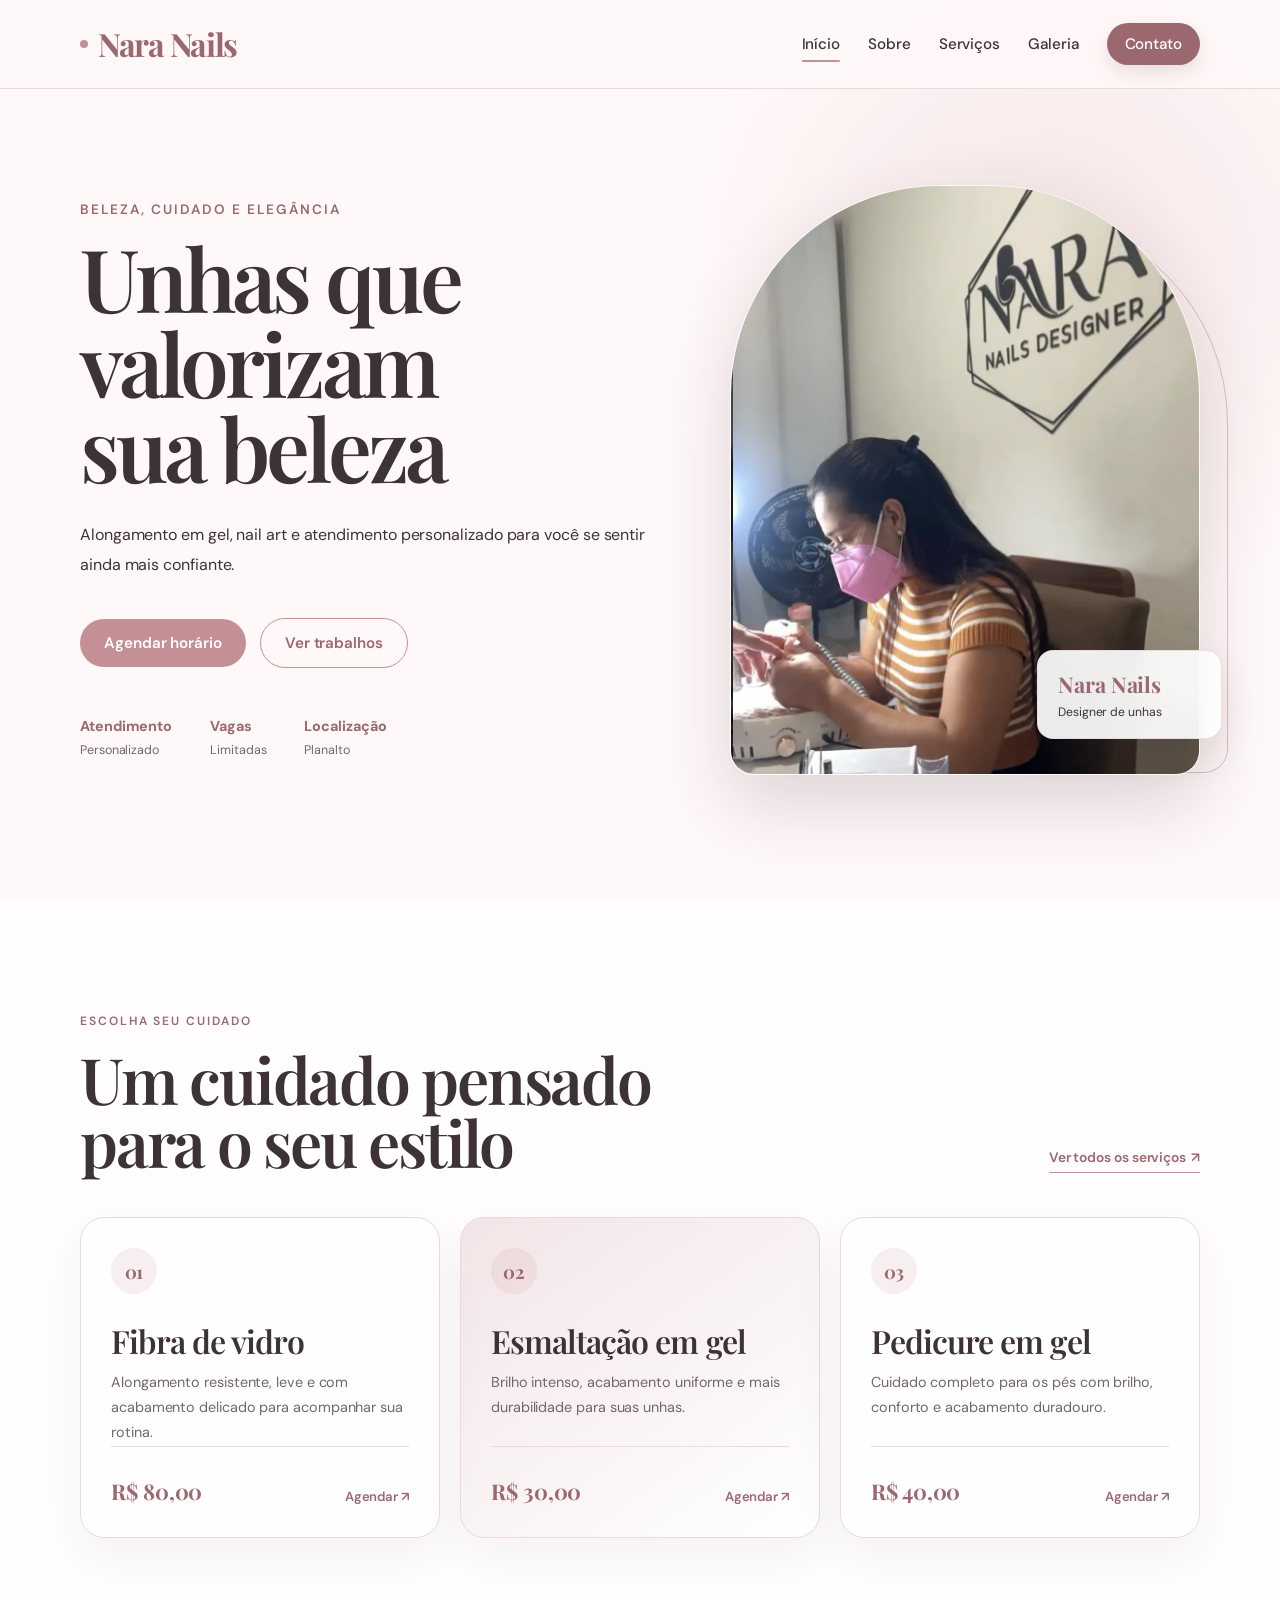
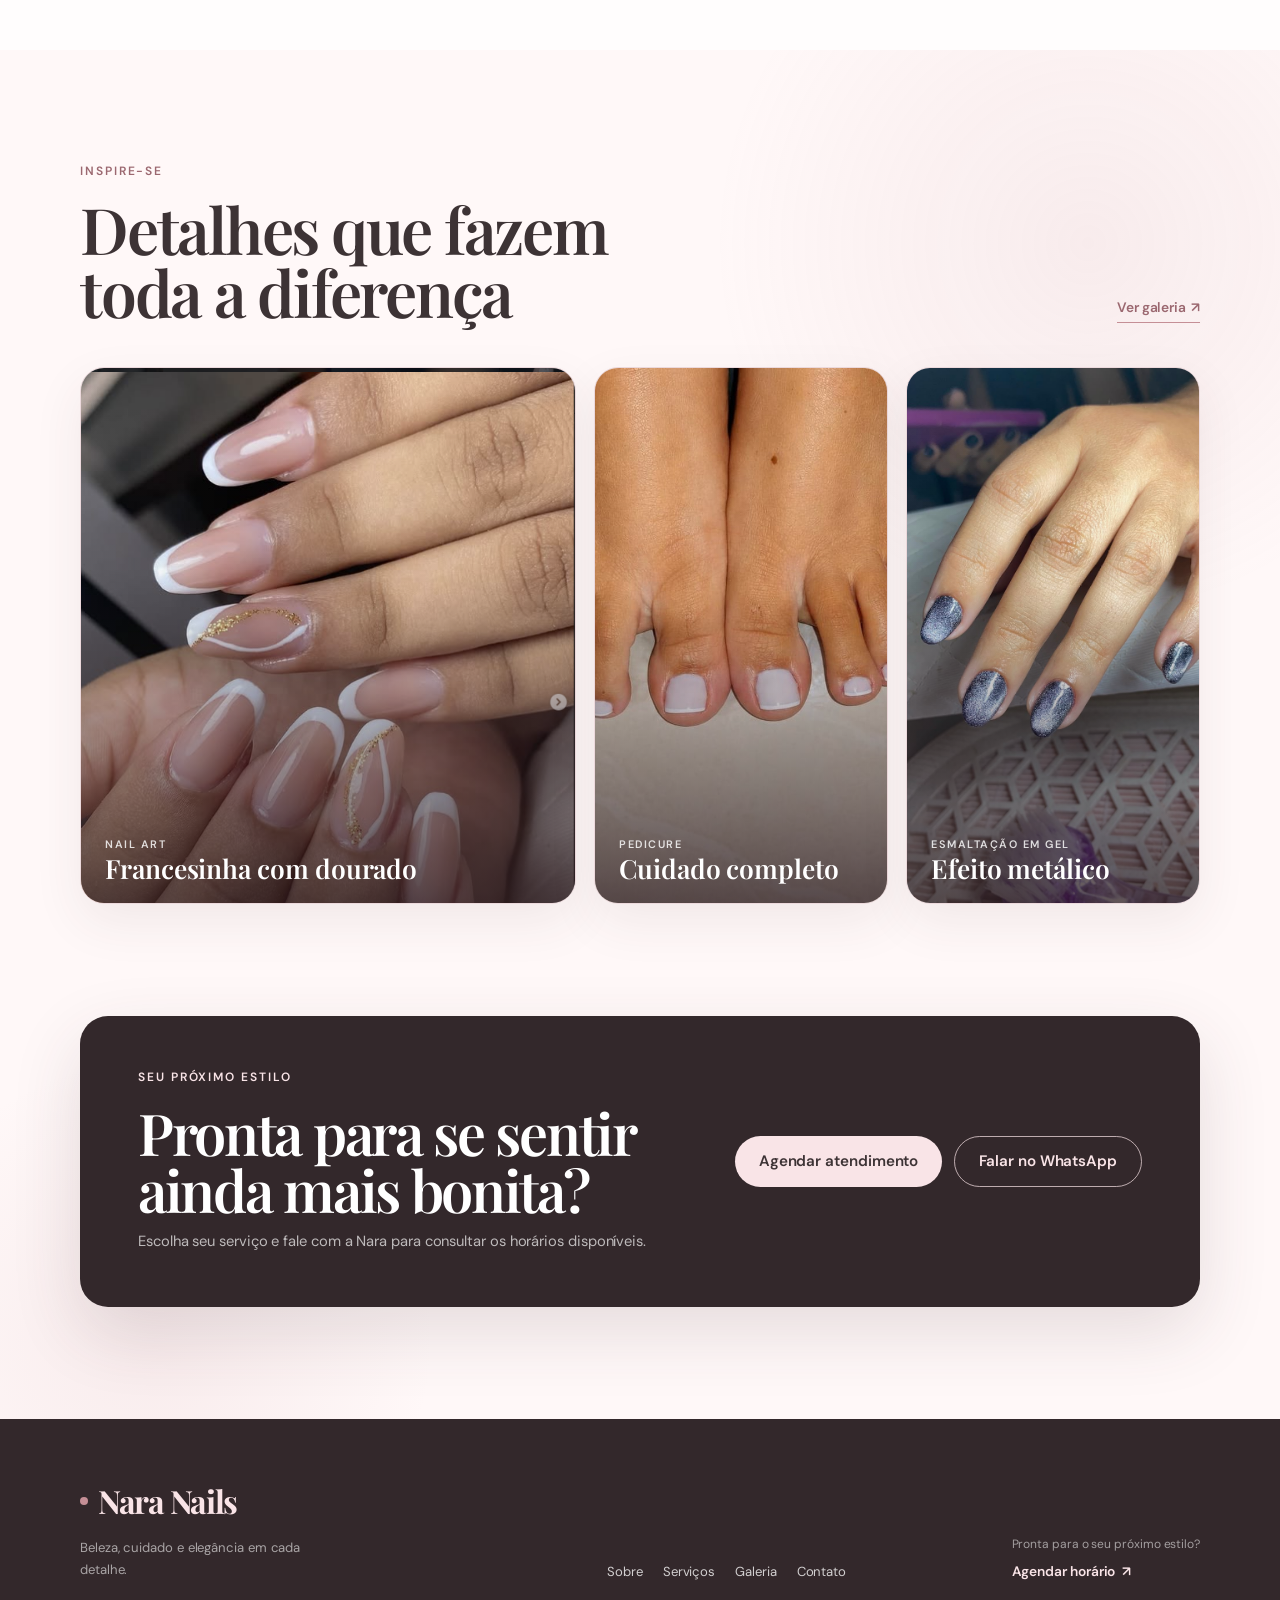
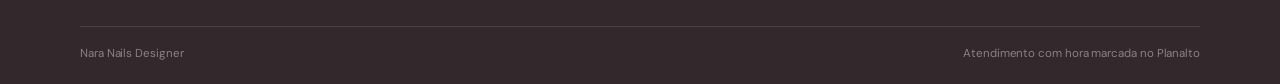
<file: index.html>
<!DOCTYPE html>
<html lang="pt-BR">
<head>
  <meta charset="UTF-8">

  <meta
    name="viewport"
    content="width=device-width, initial-scale=1.0"
  >

  <meta
    name="description"
    content="Nara Nails Designer - Alongamento em gel, nail art e cuidados profissionais para suas unhas."
  >

  <title>Nara Nails Designer</title>

  <link rel="preconnect" href="https://fonts.googleapis.com">
  <link rel="preconnect" href="https://fonts.gstatic.com" crossorigin>
  <link
    href="https://fonts.googleapis.com/css2?family=DM+Sans:wght@400;500;600;700&family=Playfair+Display:wght@500;600;700&display=swap"
    rel="stylesheet"
  >
  <link rel="stylesheet" href="./css/style.css">
  <link rel="icon" href="./assets/favicon.svg" type="image/svg+xml">
  <link rel="canonical" href="https://project-saionara.vercel.app/">
  <meta name="theme-color" content="#fff8f8">
  <meta property="og:type" content="website">
  <meta property="og:locale" content="pt_BR">
  <meta property="og:site_name" content="Nara Nails Designer">
  <meta property="og:title" content="Nara Nails Designer | Beleza e cuidado">
  <meta property="og:description" content="Alongamento em gel, nail art e atendimento personalizado para valorizar sua beleza.">
  <meta property="og:url" content="https://project-saionara.vercel.app/">
  <meta property="og:image" content="https://project-saionara.vercel.app/assets/images/hero-nara.jpg">
  <meta name="twitter:card" content="summary_large_image">
  <script type="application/ld+json">
    {
      "@context": "https://schema.org",
      "@type": "NailSalon",
      "name": "Nara Nails Designer",
      "url": "https://project-saionara.vercel.app/",
      "image": "https://project-saionara.vercel.app/assets/images/hero-nara.jpg",
      "telephone": "+55 84 99135-0714",
      "description": "Alongamento em gel, nail art e atendimento personalizado.",
      "areaServed": "Planalto",
      "sameAs": [
        "https://www.instagram.com/naranailsdesigner15/"
      ]
    }
  </script>
</head>

<body>

  <a class="skip-link" href="#main-content">Pular para o conteúdo</a>

  <header class="header">
    <div class="container header-container">

      <a href="/" class="logo">
        Nara Nails
      </a>

      <button
        class="menu-toggle"
        type="button"
        aria-label="Abrir menu"
        aria-expanded="false"
        aria-controls="navigation"
      >
        <span></span>
        <span></span>
        <span></span>
      </button>

      <nav id="navigation" class="navigation" aria-label="Navegação principal">
        <a href="/">Início</a>
        <a href="/sobre">Sobre</a>
        <a href="/servicos">Serviços</a>
        <a href="/galeria">Galeria</a>
        <a href="/contato">Contato</a>
      </nav>

    </div>
  </header>

  <main id="main-content">

    <section class="hero">
      <div class="container hero-container">

        <div class="hero-content">

          <p class="hero-subtitle">
            Beleza, cuidado e elegância
          </p>

          <h1>
            Unhas que valorizam sua beleza
          </h1>

          <p class="hero-description">
            Alongamento em gel, nail art e atendimento personalizado
            para você se sentir ainda mais confiante.
          </p>

          <div class="hero-actions">

            <a
              href="/contato"
              class="button"
            >
              Agendar horário
            </a>

            <a
              href="/galeria"
              class="secondary-button"
            >
              Ver trabalhos
            </a>

          </div>

          <div class="hero-highlights">

            <div>
              <strong>Atendimento</strong>
              <span>Personalizado</span>
            </div>

            <div>
              <strong>Vagas</strong>
              <span>Limitadas</span>
            </div>

            <div>
              <strong>Localização</strong>
              <span>Planalto</span>
            </div>

          </div>

        </div>

        <div class="hero-image-wrapper">

          <div class="hero-decoration"></div>

          <img
            src="./assets/images/hero-nara.jpg"
            alt="Nara Nails realizando atendimento de unhas"
            class="hero-image"
          >

          <div class="hero-image-badge">
            <strong>Nara Nails</strong>
            <span>Designer de unhas</span>
          </div>

        </div>

      </div>
    </section>

    <section class="home-services" aria-labelledby="home-services-title">
      <div class="container">

        <div class="home-section-heading">
          <div>
            <p class="section-subtitle">Escolha seu cuidado</p>
            <h2 id="home-services-title">
              Um cuidado pensado para o seu estilo
            </h2>
          </div>

          <a href="/servicos" class="text-link">
            Ver todos os serviços <span aria-hidden="true">↗</span>
          </a>
        </div>

        <div class="home-services-grid">

          <article class="home-service-card">
            <span class="home-service-index">01</span>

            <div>
              <h3>Fibra de vidro</h3>
              <p>
                Alongamento resistente, leve e com acabamento delicado para
                acompanhar sua rotina.
              </p>
            </div>

            <div class="home-service-footer">
              <strong>R$ 80,00</strong>
              <a
                href="https://wa.me/5584991350714?text=Olá,%20Nara!%20Gostaria%20de%20agendar%20Fibra%20de%20Vidro."
                target="_blank"
                rel="noopener noreferrer"
              >
                Agendar <span aria-hidden="true">↗</span>
              </a>
            </div>
          </article>

          <article class="home-service-card home-service-card-featured">
            <span class="home-service-index">02</span>

            <div>
              <h3>Esmaltação em gel</h3>
              <p>
                Brilho intenso, acabamento uniforme e mais durabilidade para
                suas unhas.
              </p>
            </div>

            <div class="home-service-footer">
              <strong>R$ 30,00</strong>
              <a
                href="https://wa.me/5584991350714?text=Olá,%20Nara!%20Gostaria%20de%20agendar%20Esmaltação%20em%20Gel."
                target="_blank"
                rel="noopener noreferrer"
              >
                Agendar <span aria-hidden="true">↗</span>
              </a>
            </div>
          </article>

          <article class="home-service-card">
            <span class="home-service-index">03</span>

            <div>
              <h3>Pedicure em gel</h3>
              <p>
                Cuidado completo para os pés com brilho, conforto e acabamento
                duradouro.
              </p>
            </div>

            <div class="home-service-footer">
              <strong>R$ 40,00</strong>
              <a
                href="https://wa.me/5584991350714?text=Olá,%20Nara!%20Gostaria%20de%20agendar%20Pedicure%20em%20Gel."
                target="_blank"
                rel="noopener noreferrer"
              >
                Agendar <span aria-hidden="true">↗</span>
              </a>
            </div>
          </article>

        </div>

      </div>
    </section>

    <section class="home-gallery-preview" aria-labelledby="home-gallery-title">
      <div class="container">

        <div class="home-section-heading">
          <div>
            <p class="section-subtitle">Inspire-se</p>
            <h2 id="home-gallery-title">
              Detalhes que fazem toda a diferença
            </h2>
          </div>

          <a href="/galeria" class="text-link">
            Ver galeria <span aria-hidden="true">↗</span>
          </a>
        </div>

        <div class="home-gallery-grid">

          <a href="/galeria" class="home-gallery-card home-gallery-card-large">
            <img
              src="./assets/images/gallery/unha-05.jpg"
              alt="Unhas amendoadas com francesinha branca e detalhes dourados"
              loading="lazy"
            >
            <span>
              <small>Nail art</small>
              Francesinha com dourado
            </span>
          </a>

          <a href="/galeria" class="home-gallery-card">
            <img
              src="./assets/images/gallery/unha-07.jpg"
              alt="Pés com esmaltação branca"
              loading="lazy"
            >
            <span>
              <small>Pedicure</small>
              Cuidado completo
            </span>
          </a>

          <a href="/galeria" class="home-gallery-card">
            <img
              src="./assets/images/gallery/unha-12.jpg"
              alt="Unhas curtas com esmaltação prata metálica"
              loading="lazy"
            >
            <span>
              <small>Esmaltação em gel</small>
              Efeito metálico
            </span>
          </a>

        </div>

      </div>
    </section>

    <section class="home-final-cta" aria-labelledby="home-final-cta-title">
      <div class="container">
        <div class="home-final-cta-inner">
          <div>
            <p class="section-subtitle">Seu próximo estilo</p>
            <h2 id="home-final-cta-title">
              Pronta para se sentir ainda mais bonita?
            </h2>
            <p>
              Escolha seu serviço e fale com a Nara para consultar os horários
              disponíveis.
            </p>
          </div>

          <div class="home-final-actions">
            <a href="/contato" class="button">Agendar atendimento</a>
            <a
              href="https://wa.me/5584991350714?text=Olá,%20Nara!%20Gostaria%20de%20consultar%20os%20horários%20disponíveis."
              target="_blank"
              rel="noopener noreferrer"
              class="secondary-button"
            >
              Falar no WhatsApp
            </a>
          </div>
        </div>
      </div>
    </section>

  </main>

  <footer class="site-footer">
    <div class="container site-footer-content">
      <div class="site-footer-brand">
        <a href="/" class="logo">Nara Nails</a>
        <p>Beleza, cuidado e elegância em cada detalhe.</p>
      </div>

      <nav class="site-footer-links" aria-label="Links do rodapé">
        <a href="/sobre">Sobre</a>
        <a href="/servicos">Serviços</a>
        <a href="/galeria">Galeria</a>
        <a href="/contato">Contato</a>
      </nav>

      <div class="site-footer-action">
        <span>Pronta para o seu próximo estilo?</span>
        <a href="/contato">Agendar horário <span aria-hidden="true">↗</span></a>
      </div>
    </div>

    <div class="container site-footer-bottom">
      <span>Nara Nails Designer</span>
      <span>Atendimento com hora marcada no Planalto</span>
    </div>
  </footer>

  <script src="./js/main.js"></script>

</body>
</html>
</file>
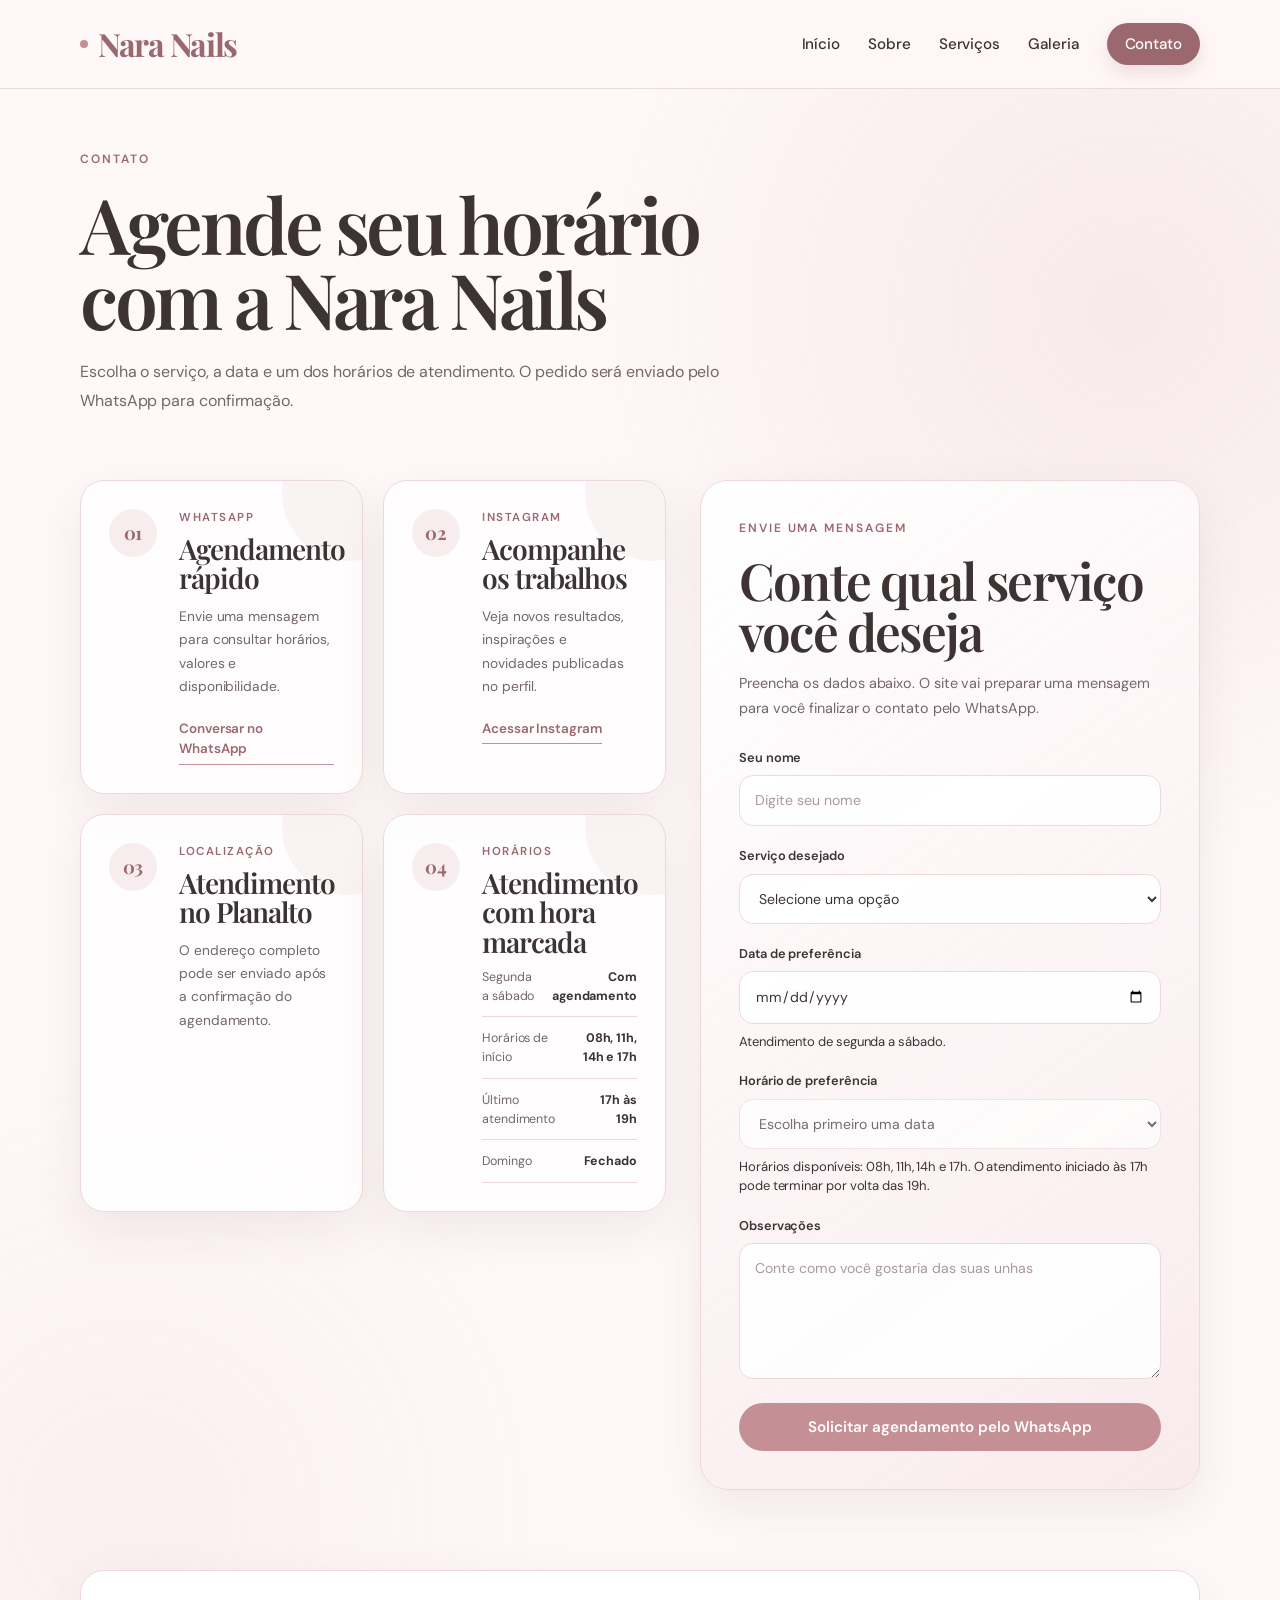
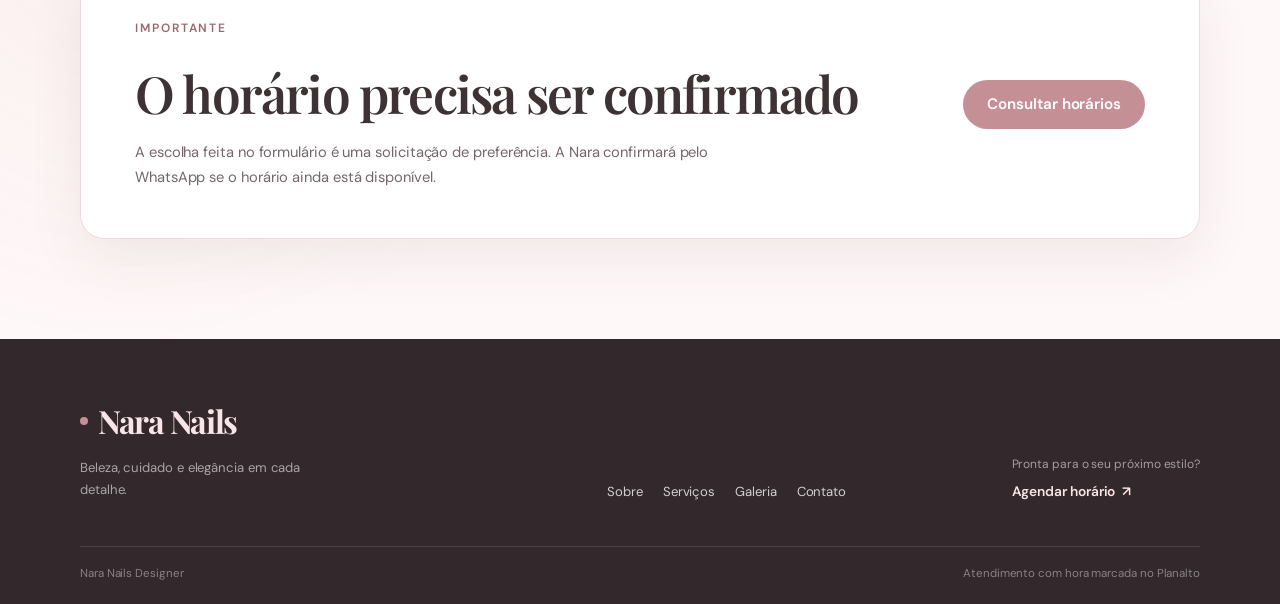
<file: contato.html>
<!DOCTYPE html>
<html lang="pt-BR">
<head>
  <meta charset="UTF-8">

  <meta
    name="viewport"
    content="width=device-width, initial-scale=1.0"
  >

  <meta
    name="description"
    content="Entre em contato com a Nara Nails Designer para consultar horários e agendar seu atendimento."
  >

  <title>Contato | Nara Nails Designer</title>

  <link rel="preconnect" href="https://fonts.googleapis.com">
  <link rel="preconnect" href="https://fonts.gstatic.com" crossorigin>
  <link
    href="https://fonts.googleapis.com/css2?family=DM+Sans:wght@400;500;600;700&family=Playfair+Display:wght@500;600;700&display=swap"
    rel="stylesheet"
  >
  <link rel="stylesheet" href="./css/style.css">
  <link rel="icon" href="./assets/favicon.svg" type="image/svg+xml">
  <link rel="canonical" href="https://project-saionara.vercel.app/contato">
  <meta name="theme-color" content="#fff8f8">
  <meta property="og:type" content="website">
  <meta property="og:locale" content="pt_BR">
  <meta property="og:site_name" content="Nara Nails Designer">
  <meta property="og:title" content="Contato | Nara Nails Designer">
  <meta property="og:description" content="Consulte horários e agende seu atendimento com a Nara Nails Designer pelo WhatsApp.">
  <meta property="og:url" content="https://project-saionara.vercel.app/contato">
  <meta property="og:image" content="https://project-saionara.vercel.app/assets/images/hero-nara.jpg">
  <meta name="twitter:card" content="summary_large_image">
</head>

<body>

  <a class="skip-link" href="#main-content">Pular para o conteúdo</a>

  <header class="header">
    <div class="container header-container">

      <a href="/" class="logo">
        Nara Nails
      </a>

      <button
        class="menu-toggle"
        type="button"
        aria-label="Abrir menu"
        aria-expanded="false"
        aria-controls="navigation"
      >
        <span></span>
        <span></span>
        <span></span>
      </button>

      <nav id="navigation" class="navigation" aria-label="Navegação principal">
        <a href="/">Início</a>
        <a href="/sobre">Sobre</a>
        <a href="/servicos">Serviços</a>
        <a href="/galeria">Galeria</a>
        <a href="/contato">Contato</a>
      </nav>

    </div>
  </header>

  <main id="main-content">

    <section class="contact-page">
      <div class="container">

        <div class="contact-heading">

          <p class="section-subtitle">
            Contato
          </p>

          <h1>
            Agende seu horário com a Nara Nails
          </h1>

          <p>
            Escolha o serviço, a data e um dos horários de atendimento.
            O pedido será enviado pelo WhatsApp para confirmação.
          </p>

        </div>

        <div class="contact-layout">

          <div class="contact-info">

            <article class="contact-card">

              <span class="contact-card-number">
                01
              </span>

              <div>

                <p class="contact-card-label">
                  WhatsApp
                </p>

                <h2>
                  Agendamento rápido
                </h2>

                <p>
                  Envie uma mensagem para consultar horários,
                  valores e disponibilidade.
                </p>

                <a
                  href="https://wa.me/5584991350714?text=Olá,%20Nara!%20Gostaria%20de%20agendar%20um%20horário."
                  target="_blank"
                  rel="noopener noreferrer"
                  class="contact-link"
                >
                  Conversar no WhatsApp
                </a>

              </div>

            </article>

            <article class="contact-card">

              <span class="contact-card-number">
                02
              </span>

              <div>

                <p class="contact-card-label">
                  Instagram
                </p>

                <h2>
                  Acompanhe os trabalhos
                </h2>

                <p>
                  Veja novos resultados, inspirações e novidades
                  publicadas no perfil.
                </p>

                <a
                  href="https://www.instagram.com/naranailsdesigner15/"
                  target="_blank"
                  rel="noopener noreferrer"
                  class="contact-link"
                >
                  Acessar Instagram
                </a>

              </div>

            </article>

            <article class="contact-card">

              <span class="contact-card-number">
                03
              </span>

              <div>

                <p class="contact-card-label">
                  Localização
                </p>

                <h2>
                  Atendimento no Planalto
                </h2>

                <p>
                  O endereço completo pode ser enviado após a
                  confirmação do agendamento.
                </p>

              </div>

            </article>

            <article class="contact-card">

              <span class="contact-card-number">
                04
              </span>

              <div>

                <p class="contact-card-label">
                  Horários
                </p>

                <h2>
                  Atendimento com hora marcada
                </h2>

                <ul class="contact-schedule">

                  <li>
                    <span>Segunda a sábado</span>
                    <strong>Com agendamento</strong>
                  </li>

                  <li>
                    <span>Horários de início</span>
                    <strong>08h, 11h, 14h e 17h</strong>
                  </li>

                  <li>
                    <span>Último atendimento</span>
                    <strong>17h às 19h</strong>
                  </li>

                  <li>
                    <span>Domingo</span>
                    <strong>Fechado</strong>
                  </li>

                </ul>

              </div>

            </article>

          </div>

          <div class="contact-form-wrapper">

            <div class="contact-form-intro">

              <p class="section-subtitle">
                Envie uma mensagem
              </p>

              <h2>
                Conte qual serviço você deseja
              </h2>

              <p>
                Preencha os dados abaixo. O site vai preparar uma
                mensagem para você finalizar o contato pelo WhatsApp.
              </p>

            </div>

            <form id="contact-form" class="contact-form">

              <div class="form-group">

                <label for="name">
                  Seu nome
                </label>

                <input
                  type="text"
                  id="name"
                  name="name"
                  placeholder="Digite seu nome"
                  autocomplete="name"
                  required
                >

              </div>

              <div class="form-group">

                <label for="service">
                  Serviço desejado
                </label>

                <select
                  id="service"
                  name="service"
                  required
                >

                  <option value="">
                    Selecione uma opção
                  </option>

                  <option value="Fibra de vidro - Aplicação">
                    Fibra de vidro — Aplicação
                  </option>

                  <option value="Fibra de vidro - Manutenção">
                    Fibra de vidro — Manutenção
                  </option>

                  <option value="Tips">
                    Tips
                  </option>

                  <option value="Banho de gel">
                    Banho de gel
                  </option>

                  <option value="Esmaltação em gel">
                    Esmaltação em gel
                  </option>

                  <option value="Blindagem">
                    Blindagem
                  </option>

                  <option value="Pedicure em gel">
                    Pedicure em gel
                  </option>

                  <option value="Pedicure tradicional">
                    Pedicure tradicional
                  </option>

                  <option value="Ainda não sei">
                    Ainda não sei qual serviço escolher
                  </option>

                </select>

              </div>

              <div class="form-group">

                <label for="date">
                  Data de preferência
                </label>

                <input
                  type="date"
                  id="date"
                  name="date"
                  required
                >

                <small class="form-help">
                  Atendimento de segunda a sábado.
                </small>

              </div>

              <div class="form-group">

                <label for="time">
                  Horário de preferência
                </label>

                <select
                  id="time"
                  name="time"
                  required
                  disabled
                >

                  <option value="">
                    Escolha primeiro uma data
                  </option>

                </select>

                <small id="time-help" class="form-help">
                  Horários disponíveis: 08h, 11h, 14h e 17h.
                  O atendimento iniciado às 17h pode terminar por volta das 19h.
                </small>

              </div>

              <div class="form-group">

                <label for="message">
                  Observações
                </label>

                <textarea
                  id="message"
                  name="message"
                  rows="5"
                  placeholder="Conte como você gostaria das suas unhas"
                ></textarea>

              </div>

              <p
                id="form-status"
                class="form-status"
                role="status"
                aria-live="polite"
              ></p>

              <button
                type="submit"
                class="button contact-submit"
              >
                Solicitar agendamento pelo WhatsApp
              </button>

            </form>

          </div>

        </div>

        <div class="contact-notice">

          <div>

            <p class="section-subtitle">
              Importante
            </p>

            <h2>
              O horário precisa ser confirmado
            </h2>

            <p>
              A escolha feita no formulário é uma solicitação de
              preferência. A Nara confirmará pelo WhatsApp se o horário
              ainda está disponível.
            </p>

          </div>

          <a
            href="https://wa.me/5584991350714?text=Olá,%20Nara!%20Gostaria%20de%20consultar%20os%20horários%20disponíveis."
            target="_blank"
            rel="noopener noreferrer"
            class="button"
          >
            Consultar horários
          </a>

        </div>

      </div>
    </section>

  </main>

  <footer class="site-footer">
    <div class="container site-footer-content">
      <div class="site-footer-brand">
        <a href="/" class="logo">Nara Nails</a>
        <p>Beleza, cuidado e elegância em cada detalhe.</p>
      </div>

      <nav class="site-footer-links" aria-label="Links do rodapé">
        <a href="/sobre">Sobre</a>
        <a href="/servicos">Serviços</a>
        <a href="/galeria">Galeria</a>
        <a href="/contato">Contato</a>
      </nav>

      <div class="site-footer-action">
        <span>Pronta para o seu próximo estilo?</span>
        <a href="/contato">Agendar horário <span aria-hidden="true">↗</span></a>
      </div>
    </div>

    <div class="container site-footer-bottom">
      <span>Nara Nails Designer</span>
      <span>Atendimento com hora marcada no Planalto</span>
    </div>
  </footer>

  <script src="./js/main.js"></script>

</body>
</html>
</file>
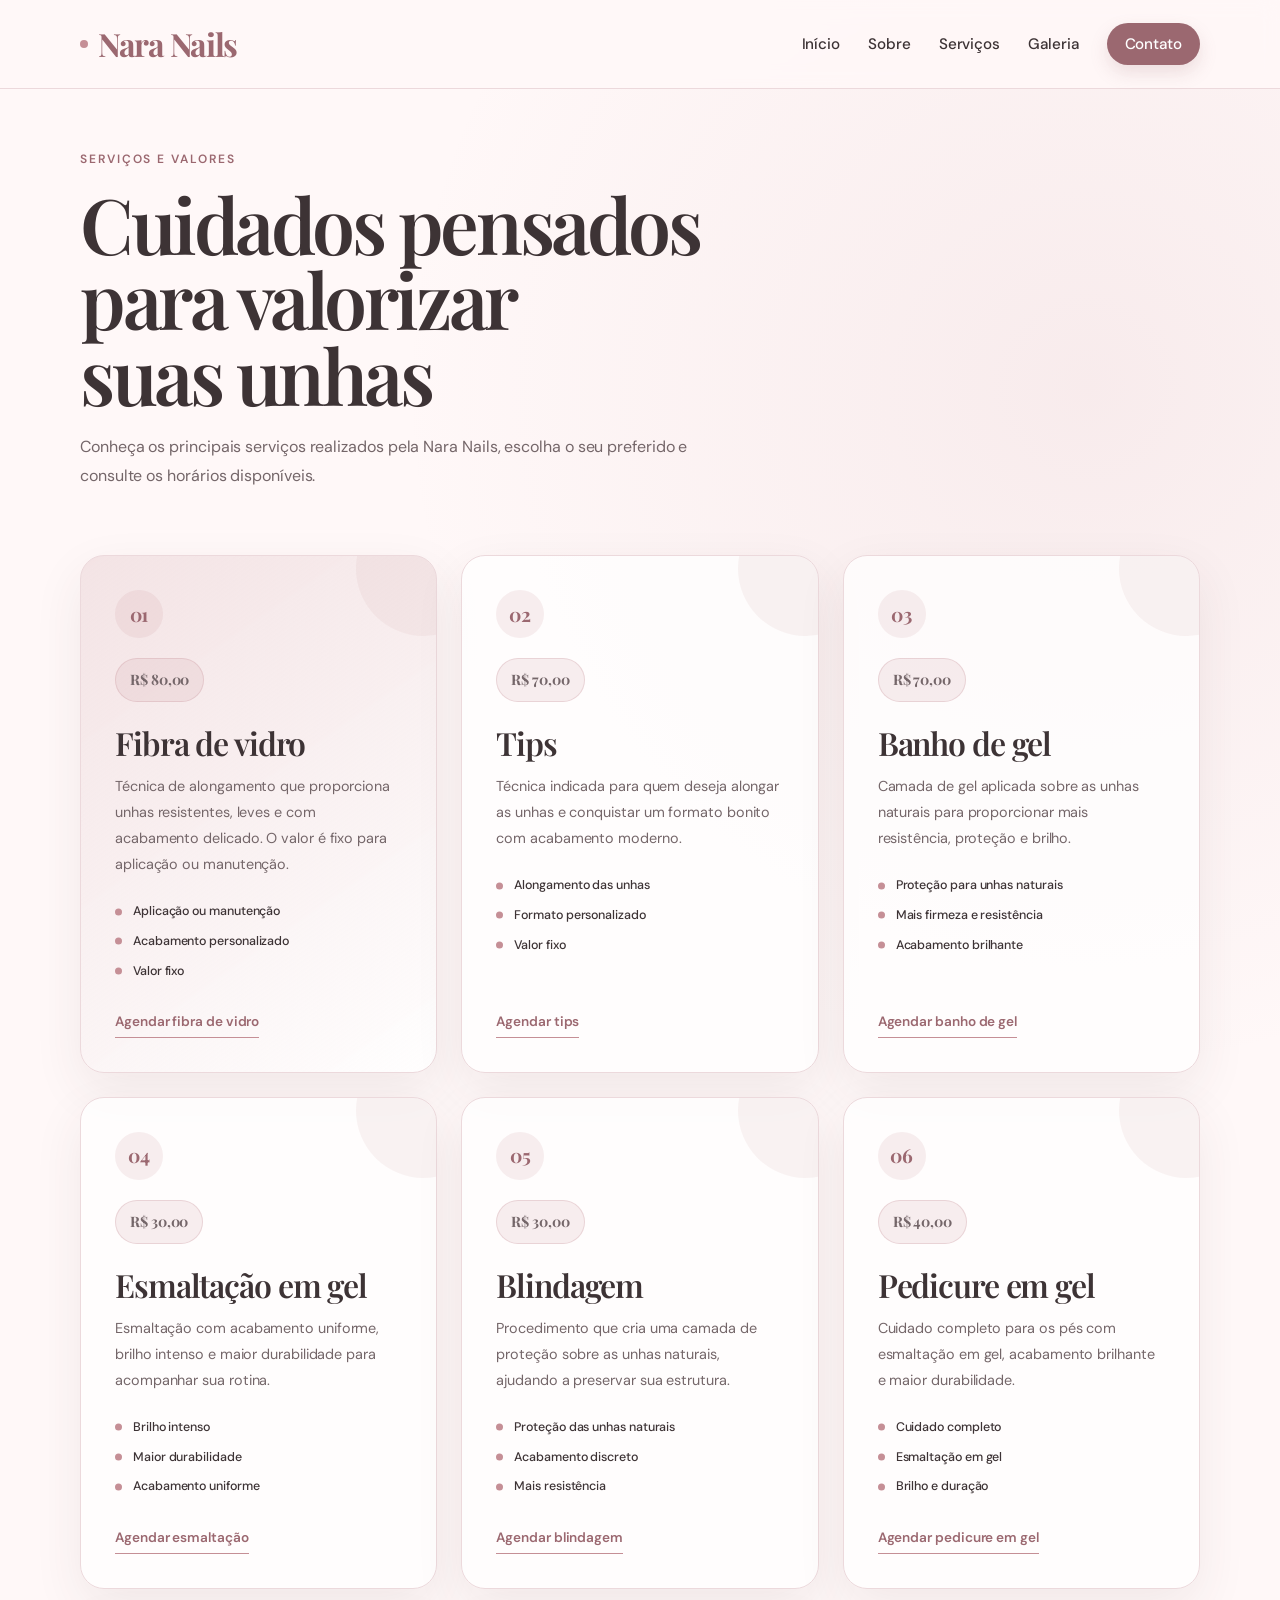
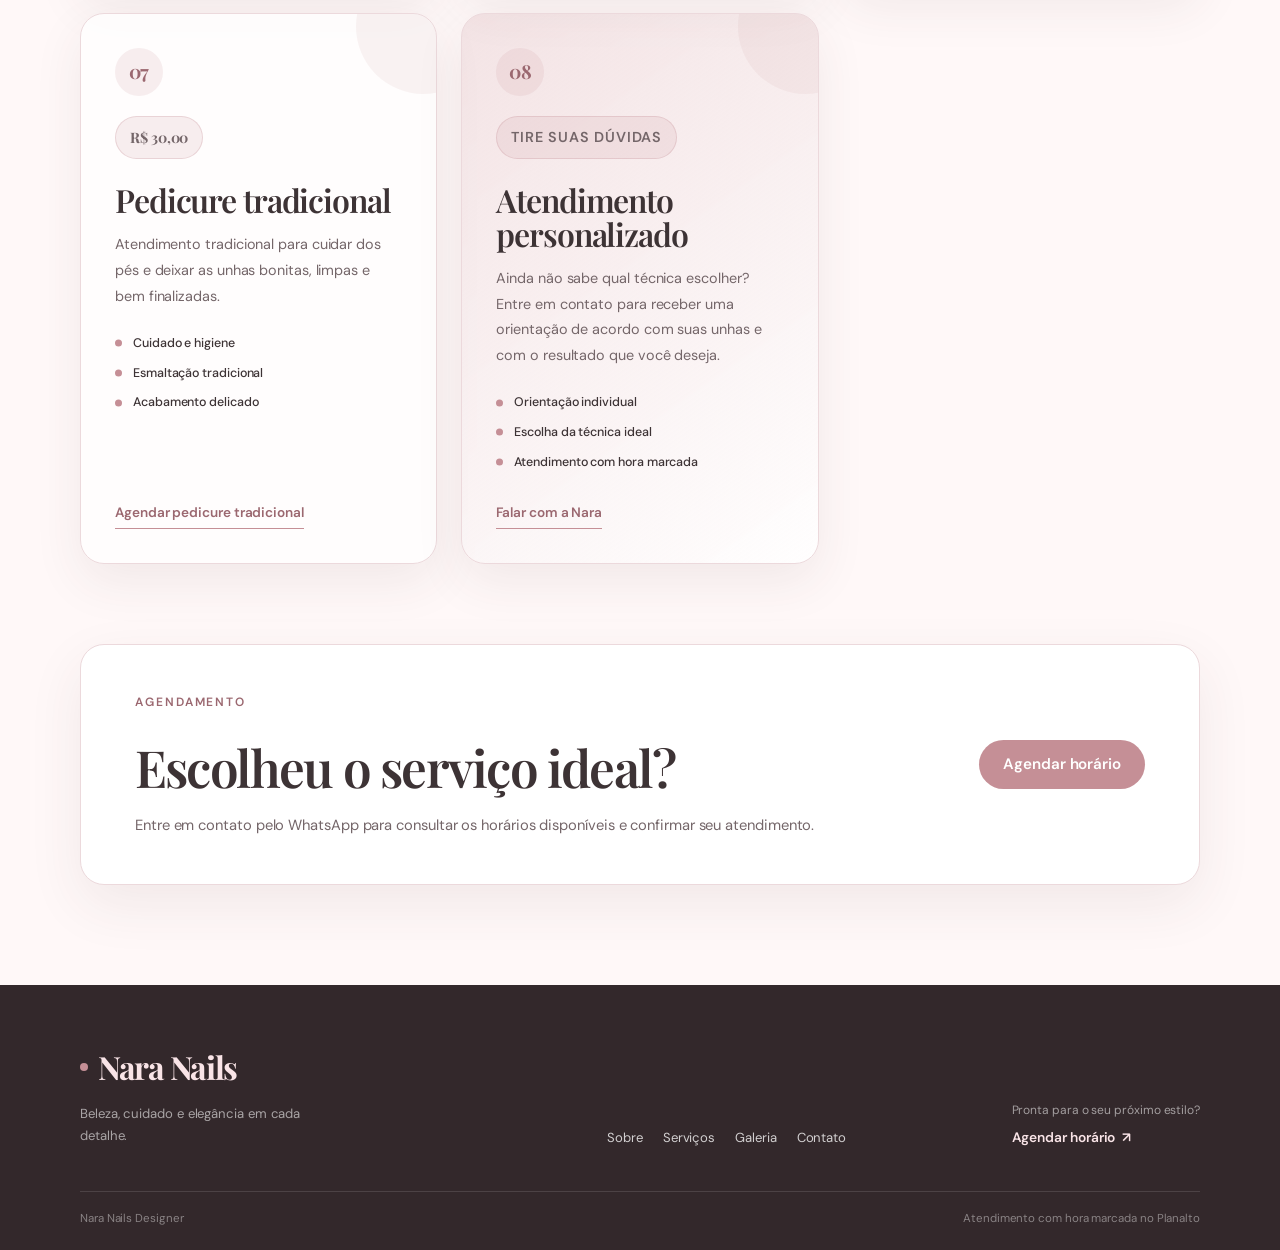
<file: servicos.html>
<!DOCTYPE html>
<html lang="pt-BR">
<head>
  <meta charset="UTF-8">

  <meta
    name="viewport"
    content="width=device-width, initial-scale=1.0"
  >

  <meta
    name="description"
    content="Conheça os serviços e valores da Nara Nails Designer: fibra de vidro, tips, banho de gel, esmaltação, blindagem e pedicure."
  >

  <title>Serviços | Nara Nails Designer</title>

  <link rel="preconnect" href="https://fonts.googleapis.com">
  <link rel="preconnect" href="https://fonts.gstatic.com" crossorigin>
  <link
    href="https://fonts.googleapis.com/css2?family=DM+Sans:wght@400;500;600;700&family=Playfair+Display:wght@500;600;700&display=swap"
    rel="stylesheet"
  >
  <link rel="stylesheet" href="./css/style.css">
  <link rel="icon" href="./assets/favicon.svg" type="image/svg+xml">
  <link rel="canonical" href="https://project-saionara.vercel.app/servicos">
  <meta name="theme-color" content="#fff8f8">
  <meta property="og:type" content="website">
  <meta property="og:locale" content="pt_BR">
  <meta property="og:site_name" content="Nara Nails Designer">
  <meta property="og:title" content="Serviços | Nara Nails Designer">
  <meta property="og:description" content="Conheça os serviços e valores da Nara Nails Designer para suas unhas e cuidados especiais.">
  <meta property="og:url" content="https://project-saionara.vercel.app/servicos">
  <meta property="og:image" content="https://project-saionara.vercel.app/assets/images/hero-nara.jpg">
  <meta name="twitter:card" content="summary_large_image">
</head>

<body>

  <a class="skip-link" href="#main-content">Pular para o conteúdo</a>

  <header class="header">
    <div class="container header-container">

      <a href="/" class="logo">
        Nara Nails
      </a>

      <button
        class="menu-toggle"
        type="button"
        aria-label="Abrir menu"
        aria-expanded="false"
        aria-controls="navigation"
      >
        <span></span>
        <span></span>
        <span></span>
      </button>

      <nav id="navigation" class="navigation" aria-label="Navegação principal">
        <a href="/">Início</a>
        <a href="/sobre">Sobre</a>
        <a href="/servicos">Serviços</a>
        <a href="/galeria">Galeria</a>
        <a href="/contato">Contato</a>
      </nav>

    </div>
  </header>

  <main id="main-content">

    <section class="services-page">
      <div class="container">

        <div class="services-heading">

          <p class="section-subtitle">
            Serviços e valores
          </p>

          <h1>
            Cuidados pensados para valorizar suas unhas
          </h1>

          <p>
            Conheça os principais serviços realizados pela Nara Nails,
            escolha o seu preferido e consulte os horários disponíveis.
          </p>

        </div>

        <div class="services-grid">

          <article class="service-card service-card-highlight">

            <span class="service-number">
              01
            </span>

            <p class="service-price">
              R$ 80,00
            </p>

            <h2>
              Fibra de vidro
            </h2>

            <p>
              Técnica de alongamento que proporciona unhas resistentes,
              leves e com acabamento delicado. O valor é fixo para
              aplicação ou manutenção.
            </p>

            <div class="service-info">
              <span>Aplicação ou manutenção</span>
              <span>Acabamento personalizado</span>
              <span>Valor fixo</span>
            </div>

            <a
              href="https://wa.me/5584991350714?text=Olá,%20Nara!%20Gostaria%20de%20agendar%20Fibra%20de%20Vidro."
              target="_blank"
              rel="noopener noreferrer"
              class="service-link"
            >
              Agendar fibra de vidro
            </a>

          </article>

          <article class="service-card">

            <span class="service-number">
              02
            </span>

            <p class="service-price">
              R$ 70,00
            </p>

            <h2>
              Tips
            </h2>

            <p>
              Técnica indicada para quem deseja alongar as unhas e
              conquistar um formato bonito com acabamento moderno.
            </p>

            <div class="service-info">
              <span>Alongamento das unhas</span>
              <span>Formato personalizado</span>
              <span>Valor fixo</span>
            </div>

            <a
              href="https://wa.me/5584991350714?text=Olá,%20Nara!%20Gostaria%20de%20agendar%20Tips."
              target="_blank"
              rel="noopener noreferrer"
              class="service-link"
            >
              Agendar tips
            </a>

          </article>

          <article class="service-card">

            <span class="service-number">
              03
            </span>

            <p class="service-price">
              R$ 70,00
            </p>

            <h2>
              Banho de gel
            </h2>

            <p>
              Camada de gel aplicada sobre as unhas naturais para
              proporcionar mais resistência, proteção e brilho.
            </p>

            <div class="service-info">
              <span>Proteção para unhas naturais</span>
              <span>Mais firmeza e resistência</span>
              <span>Acabamento brilhante</span>
            </div>

            <a
              href="https://wa.me/5584991350714?text=Olá,%20Nara!%20Gostaria%20de%20agendar%20Banho%20de%20Gel."
              target="_blank"
              rel="noopener noreferrer"
              class="service-link"
            >
              Agendar banho de gel
            </a>

          </article>

          <article class="service-card">

            <span class="service-number">
              04
            </span>

            <p class="service-price">
              R$ 30,00
            </p>

            <h2>
              Esmaltação em gel
            </h2>

            <p>
              Esmaltação com acabamento uniforme, brilho intenso e
              maior durabilidade para acompanhar sua rotina.
            </p>

            <div class="service-info">
              <span>Brilho intenso</span>
              <span>Maior durabilidade</span>
              <span>Acabamento uniforme</span>
            </div>

            <a
              href="https://wa.me/5584991350714?text=Olá,%20Nara!%20Gostaria%20de%20agendar%20Esmaltação%20em%20Gel."
              target="_blank"
              rel="noopener noreferrer"
              class="service-link"
            >
              Agendar esmaltação
            </a>

          </article>

          <article class="service-card">

            <span class="service-number">
              05
            </span>

            <p class="service-price">
              R$ 30,00
            </p>

            <h2>
              Blindagem
            </h2>

            <p>
              Procedimento que cria uma camada de proteção sobre as
              unhas naturais, ajudando a preservar sua estrutura.
            </p>

            <div class="service-info">
              <span>Proteção das unhas naturais</span>
              <span>Acabamento discreto</span>
              <span>Mais resistência</span>
            </div>

            <a
              href="https://wa.me/5584991350714?text=Olá,%20Nara!%20Gostaria%20de%20agendar%20Blindagem."
              target="_blank"
              rel="noopener noreferrer"
              class="service-link"
            >
              Agendar blindagem
            </a>

          </article>

          <article class="service-card">

            <span class="service-number">
              06
            </span>

            <p class="service-price">
              R$ 40,00
            </p>

            <h2>
              Pedicure em gel
            </h2>

            <p>
              Cuidado completo para os pés com esmaltação em gel,
              acabamento brilhante e maior durabilidade.
            </p>

            <div class="service-info">
              <span>Cuidado completo</span>
              <span>Esmaltação em gel</span>
              <span>Brilho e duração</span>
            </div>

            <a
              href="https://wa.me/5584991350714?text=Olá,%20Nara!%20Gostaria%20de%20agendar%20Pedicure%20em%20Gel."
              target="_blank"
              rel="noopener noreferrer"
              class="service-link"
            >
              Agendar pedicure em gel
            </a>

          </article>

          <article class="service-card">

            <span class="service-number">
              07
            </span>

            <p class="service-price">
              R$ 30,00
            </p>

            <h2>
              Pedicure tradicional
            </h2>

            <p>
              Atendimento tradicional para cuidar dos pés e deixar
              as unhas bonitas, limpas e bem finalizadas.
            </p>

            <div class="service-info">
              <span>Cuidado e higiene</span>
              <span>Esmaltação tradicional</span>
              <span>Acabamento delicado</span>
            </div>

            <a
              href="https://wa.me/5584991350714?text=Olá,%20Nara!%20Gostaria%20de%20agendar%20Pedicure%20Tradicional."
              target="_blank"
              rel="noopener noreferrer"
              class="service-link"
            >
              Agendar pedicure tradicional
            </a>

          </article>

          <article class="service-card service-card-highlight">

            <span class="service-number">
              08
            </span>

            <p class="service-price service-price-small">
              Tire suas dúvidas
            </p>

            <h2>
              Atendimento personalizado
            </h2>

            <p>
              Ainda não sabe qual técnica escolher? Entre em contato
              para receber uma orientação de acordo com suas unhas e
              com o resultado que você deseja.
            </p>

            <div class="service-info">
              <span>Orientação individual</span>
              <span>Escolha da técnica ideal</span>
              <span>Atendimento com hora marcada</span>
            </div>

            <a
              href="https://wa.me/5584991350714?text=Olá,%20Nara!%20Gostaria%20de%20uma%20orientação%20para%20escolher%20o%20serviço%20ideal."
              target="_blank"
              rel="noopener noreferrer"
              class="service-link"
            >
              Falar com a Nara
            </a>

          </article>

        </div>

        <div class="services-cta">

          <div>

            <p class="section-subtitle">
              Agendamento
            </p>

            <h2>
              Escolheu o serviço ideal?
            </h2>

            <p>
              Entre em contato pelo WhatsApp para consultar os horários
              disponíveis e confirmar seu atendimento.
            </p>

          </div>

          <a
            href="https://wa.me/5584991350714?text=Olá,%20Nara!%20Gostaria%20de%20consultar%20os%20horários%20disponíveis."
            target="_blank"
            rel="noopener noreferrer"
            class="button"
          >
            Agendar horário
          </a>

        </div>

      </div>
    </section>

  </main>

  <footer class="site-footer">
    <div class="container site-footer-content">
      <div class="site-footer-brand">
        <a href="/" class="logo">Nara Nails</a>
        <p>Beleza, cuidado e elegância em cada detalhe.</p>
      </div>

      <nav class="site-footer-links" aria-label="Links do rodapé">
        <a href="/sobre">Sobre</a>
        <a href="/servicos">Serviços</a>
        <a href="/galeria">Galeria</a>
        <a href="/contato">Contato</a>
      </nav>

      <div class="site-footer-action">
        <span>Pronta para o seu próximo estilo?</span>
        <a href="/contato">Agendar horário <span aria-hidden="true">↗</span></a>
      </div>
    </div>

    <div class="container site-footer-bottom">
      <span>Nara Nails Designer</span>
      <span>Atendimento com hora marcada no Planalto</span>
    </div>
  </footer>

  <script src="./js/main.js"></script>

</body>
</html>
</file>
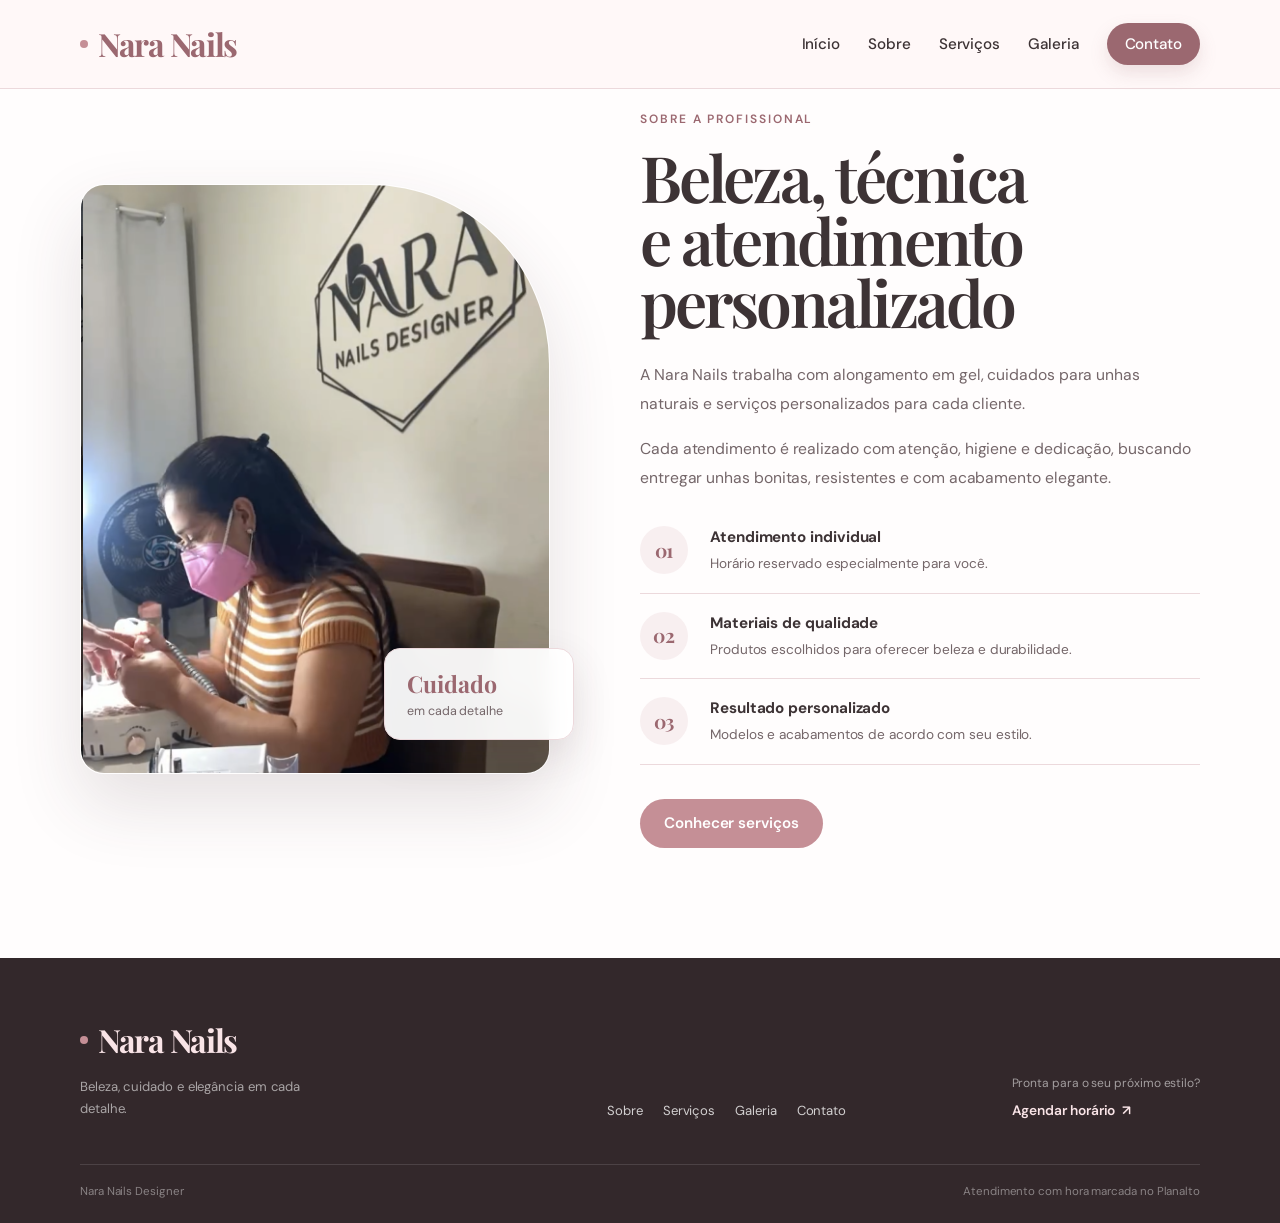
<file: sobre.html>
<!DOCTYPE html>
<html lang="pt-BR">
<head>
  <meta charset="UTF-8">

  <meta
    name="viewport"
    content="width=device-width, initial-scale=1.0"
  >

  <meta
    name="description"
    content="Conheça a Nara Nails Designer, seu atendimento personalizado e seus diferenciais profissionais."
  >

  <title>Sobre | Nara Nails Designer</title>

  <link rel="preconnect" href="https://fonts.googleapis.com">
  <link rel="preconnect" href="https://fonts.gstatic.com" crossorigin>
  <link
    href="https://fonts.googleapis.com/css2?family=DM+Sans:wght@400;500;600;700&family=Playfair+Display:wght@500;600;700&display=swap"
    rel="stylesheet"
  >
  <link rel="stylesheet" href="./css/style.css">
  <link rel="icon" href="./assets/favicon.svg" type="image/svg+xml">
  <link rel="canonical" href="https://project-saionara.vercel.app/sobre">
  <meta name="theme-color" content="#fff8f8">
  <meta property="og:type" content="website">
  <meta property="og:locale" content="pt_BR">
  <meta property="og:site_name" content="Nara Nails Designer">
  <meta property="og:title" content="Sobre | Nara Nails Designer">
  <meta property="og:description" content="Conheça a Nara Nails Designer, seu atendimento personalizado e seus diferenciais profissionais.">
  <meta property="og:url" content="https://project-saionara.vercel.app/sobre">
  <meta property="og:image" content="https://project-saionara.vercel.app/assets/images/hero-nara.jpg">
  <meta name="twitter:card" content="summary_large_image">
</head>

<body>

  <a class="skip-link" href="#main-content">Pular para o conteúdo</a>

  <header class="header">
    <div class="container header-container">

      <a href="/" class="logo">
        Nara Nails
      </a>

      <button
        class="menu-toggle"
        type="button"
        aria-label="Abrir menu"
        aria-expanded="false"
        aria-controls="navigation"
      >
        <span></span>
        <span></span>
        <span></span>
      </button>

      <nav id="navigation" class="navigation" aria-label="Navegação principal">
        <a href="/">Início</a>
        <a href="/sobre">Sobre</a>
        <a href="/servicos">Serviços</a>
        <a href="/galeria">Galeria</a>
        <a href="/contato">Contato</a>
      </nav>

    </div>
  </header>

  <main id="main-content">

    <section class="about">
      <div class="container about-container">

        <div class="about-image-wrapper">

          <img
            src="./assets/images/hero-nara.jpg"
            alt="Nara Nails durante atendimento profissional"
            class="about-image"
          >

          <div class="about-detail">
            <strong>Cuidado</strong>
            <span>em cada detalhe</span>
          </div>

        </div>

        <div class="about-content">

          <p class="section-subtitle">
            Sobre a profissional
          </p>

          <h1>
            Beleza, técnica e atendimento personalizado
          </h1>

          <p class="about-text">
            A Nara Nails trabalha com alongamento em gel, cuidados para
            unhas naturais e serviços personalizados para cada cliente.
          </p>

          <p class="about-text">
            Cada atendimento é realizado com atenção, higiene e dedicação,
            buscando entregar unhas bonitas, resistentes e com acabamento
            elegante.
          </p>

          <div class="about-benefits">

            <article class="about-benefit">
              <span class="about-benefit-number">01</span>

              <div>
                <strong>Atendimento individual</strong>

                <p>
                  Horário reservado especialmente para você.
                </p>
              </div>
            </article>

            <article class="about-benefit">
              <span class="about-benefit-number">02</span>

              <div>
                <strong>Materiais de qualidade</strong>

                <p>
                  Produtos escolhidos para oferecer beleza e durabilidade.
                </p>
              </div>
            </article>

            <article class="about-benefit">
              <span class="about-benefit-number">03</span>

              <div>
                <strong>Resultado personalizado</strong>

                <p>
                  Modelos e acabamentos de acordo com seu estilo.
                </p>
              </div>
            </article>

          </div>

          <a href="/servicos" class="button">
            Conhecer serviços
          </a>

        </div>

      </div>
    </section>

  </main>

  <footer class="site-footer">
    <div class="container site-footer-content">
      <div class="site-footer-brand">
        <a href="/" class="logo">Nara Nails</a>
        <p>Beleza, cuidado e elegância em cada detalhe.</p>
      </div>

      <nav class="site-footer-links" aria-label="Links do rodapé">
        <a href="/sobre">Sobre</a>
        <a href="/servicos">Serviços</a>
        <a href="/galeria">Galeria</a>
        <a href="/contato">Contato</a>
      </nav>

      <div class="site-footer-action">
        <span>Pronta para o seu próximo estilo?</span>
        <a href="/contato">Agendar horário <span aria-hidden="true">↗</span></a>
      </div>
    </div>

    <div class="container site-footer-bottom">
      <span>Nara Nails Designer</span>
      <span>Atendimento com hora marcada no Planalto</span>
    </div>
  </footer>

  <script src="./js/main.js"></script>

</body>
</html>
</file>
<file: css/style.css>
:root {
  --color-background: #fff8f8;
  --color-primary: #c58f96;
  --color-primary-dark: #9b6870;
  --color-text: #3d3335;
  --color-muted: #746669;
  --color-white: #ffffff;
  --color-border: #ecd9dc;

  --font-title: "Playfair Display", Georgia, serif;
  --font-body: "DM Sans", "Segoe UI", sans-serif;
}

* {
  margin: 0;
  padding: 0;
  box-sizing: border-box;
}

html {
  scroll-behavior: smooth;
}

body {
  min-height: 100vh;
  overflow-x: hidden;

  background-color: var(--color-background);
  color: var(--color-text);

  font-family: var(--font-body);
}

a {
  color: inherit;
  text-decoration: none;
}

img {
  display: block;
  max-width: 100%;
}

button,
a {
  -webkit-tap-highlight-color: transparent;
}

.container {
  width: min(1120px, 90%);
  margin: 0 auto;
}

/* Header */

.header {
  position: fixed;
  top: 0;
  left: 0;
  z-index: 1000;

  width: 100%;
  padding: 20px 0;

  background-color: rgba(255, 248, 248, 0.92);
  border-bottom: 1px solid var(--color-border);

  backdrop-filter: blur(10px);
}

.header-container {
  display: flex;
  align-items: center;
  justify-content: space-between;
}

.logo {
  color: var(--color-primary-dark);

  font-family: var(--font-title);
  font-size: 2rem;
  font-weight: 700;
}

.navigation {
  display: flex;
  align-items: center;
  gap: 28px;
}

.navigation a {
  font-size: 0.95rem;
  font-weight: 500;

  transition: color 0.25s ease;
}

.navigation a:hover {
  color: var(--color-primary);
}

/* Botão mobile */

.menu-toggle {
  display: none;

  width: 42px;
  height: 42px;
  padding: 8px;

  background: transparent;
  border: 0;

  cursor: pointer;
}

.menu-toggle span {
  display: block;

  width: 100%;
  height: 2px;
  margin: 6px 0;

  background-color: var(--color-text);
  border-radius: 10px;

  transition:
    transform 0.3s ease,
    opacity 0.3s ease;
}

.menu-toggle.active span:nth-child(1) {
  transform: translateY(8px) rotate(45deg);
}

.menu-toggle.active span:nth-child(2) {
  opacity: 0;
}

.menu-toggle.active span:nth-child(3) {
  transform: translateY(-8px) rotate(-45deg);
}

/* Hero */

.hero {
  display: flex;
  align-items: center;

  min-height: 100svh;
  padding: 130px 0 70px;

  overflow: hidden;

  background:
    radial-gradient(
      circle at 82% 30%,
      rgba(197, 143, 150, 0.18),
      transparent 30%
    ),
    var(--color-background);
}

.hero-container {
  display: grid;
  grid-template-columns: minmax(0, 1fr) minmax(320px, 470px);
  align-items: center;
  gap: 70px;
}

.hero-content {
  max-width: 650px;
}

.hero-subtitle {
  margin-bottom: 14px;

  color: var(--color-primary-dark);

  font-size: 0.85rem;
  font-weight: 600;
  letter-spacing: 2px;
  text-transform: uppercase;
}

.hero h1 {
  max-width: 650px;

  font-family: var(--font-title);
  font-size: clamp(3.8rem, 6.8vw, 6.2rem);
  font-weight: 600;
  line-height: 0.92;
}

.hero-description {
  max-width: 590px;
  margin: 28px 0 34px;

  font-size: 1rem;
  line-height: 1.8;
}

.hero-actions {
  display: flex;
  align-items: center;
  flex-wrap: wrap;
  gap: 14px;
}

.button,
.secondary-button {
  display: inline-flex;
  align-items: center;
  justify-content: center;

  min-height: 48px;
  padding: 13px 24px;

  border-radius: 999px;

  font-size: 0.95rem;
  font-weight: 600;

  transition:
    background-color 0.25s ease,
    color 0.25s ease,
    transform 0.25s ease;
}

.button {
  background-color: var(--color-primary);
  color: var(--color-white);
}

.button:hover {
  background-color: var(--color-primary-dark);
  transform: translateY(-2px);
}

.secondary-button {
  color: var(--color-primary-dark);

  border: 1px solid var(--color-primary);
}

.secondary-button:hover {
  background-color: var(--color-primary);
  color: var(--color-white);

  transform: translateY(-2px);
}

.hero-highlights {
  display: flex;
  flex-wrap: wrap;
  gap: 32px;

  margin-top: 42px;
}

.hero-highlights div {
  display: flex;
  flex-direction: column;
  gap: 3px;
}

.hero-highlights strong {
  color: var(--color-primary-dark);

  font-size: 0.9rem;
}

.hero-highlights span {
  color: var(--color-muted);

  font-size: 0.78rem;
}

.hero-image-wrapper {
  position: relative;

  width: 100%;
  min-height: 590px;
}

.hero-image {
  position: relative;
  z-index: 2;

  width: 100%;
  height: 590px;

  object-fit: cover;
  object-position: center;

  border-radius: 210px 210px 24px 24px;

  box-shadow: 0 30px 70px rgba(74, 49, 54, 0.18);
}

.hero-decoration {
  position: absolute;
  top: 28px;
  right: -28px;
  z-index: 1;

  width: 100%;
  height: 560px;

  border: 1px solid rgba(197, 143, 150, 0.55);
  border-radius: 210px 210px 24px 24px;
}

.hero-image-badge {
  position: absolute;
  right: -22px;
  bottom: 36px;
  z-index: 3;

  display: flex;
  flex-direction: column;

  min-width: 185px;
  padding: 17px 20px;

  background-color: rgba(255, 255, 255, 0.92);
  border: 1px solid rgba(236, 217, 220, 0.9);
  border-radius: 16px;

  box-shadow: 0 15px 40px rgba(74, 49, 54, 0.12);
  backdrop-filter: blur(10px);
}

.hero-image-badge strong {
  color: var(--color-primary-dark);

  font-family: var(--font-title);
  font-size: 1.35rem;
}

.hero-image-badge span {
  margin-top: 2px;

  font-size: 0.76rem;
}

/* Tablet */

@media (max-width: 950px) {
  .hero-container {
    grid-template-columns: minmax(0, 1fr) minmax(280px, 390px);
    gap: 45px;
  }

  .hero-image-wrapper {
    min-height: 520px;
  }

  .hero-image {
    height: 520px;
  }

  .hero-decoration {
    height: 490px;
  }

  .hero-image-badge {
    right: 10px;
  }
}

/* Mobile */

@media (max-width: 768px) {
  .header {
    padding: 14px 0;
  }

  .logo {
    font-size: 1.7rem;
  }

  .menu-toggle {
    position: relative;
    z-index: 1001;

    display: block;
  }

  .navigation {
    position: absolute;
    top: 100%;
    left: 0;

    display: flex;
    flex-direction: column;
    align-items: flex-start;

    width: 100%;
    padding: 24px 5%;

    background-color: var(--color-background);
    border-bottom: 1px solid var(--color-border);

    opacity: 0;
    visibility: hidden;
    transform: translateY(-15px);

    transition:
      opacity 0.3s ease,
      visibility 0.3s ease,
      transform 0.3s ease;
  }

  .navigation.active {
    opacity: 1;
    visibility: visible;
    transform: translateY(0);
  }

  .navigation a {
    width: 100%;
    padding: 10px 0;

    font-size: 1rem;
  }

  .hero {
    min-height: auto;
    padding: 110px 0 60px;
  }

  .hero-container {
    grid-template-columns: 1fr;
    gap: 46px;
  }

  .hero-content {
    max-width: 100%;
  }

  .hero h1 {
    font-size: clamp(3rem, 14vw, 4.4rem);
  }

  .hero-description {
    margin: 22px 0 28px;

    font-size: 0.95rem;
    line-height: 1.7;
  }

  .hero-actions {
    align-items: stretch;
    flex-direction: column;
  }

  .button,
  .secondary-button {
    width: 100%;
  }

  .hero-highlights {
    display: grid;
    grid-template-columns: repeat(3, 1fr);
    gap: 10px;

    margin-top: 32px;
  }

  .hero-highlights div {
    min-width: 0;
  }

  .hero-highlights strong {
    font-size: 0.72rem;
  }

  .hero-highlights span {
    font-size: 0.66rem;
  }

  .hero-image-wrapper {
    min-height: 470px;
  }

  .hero-image {
    height: 470px;

    border-radius: 160px 160px 20px 20px;
  }

  .hero-decoration {
    top: 20px;
    right: -12px;

    height: 448px;

    border-radius: 160px 160px 20px 20px;
  }

  .hero-image-badge {
    right: 12px;
    bottom: 20px;

    min-width: 160px;
    padding: 13px 16px;
  }

  .hero-image-badge strong {
    font-size: 1.2rem;
  }
}

/* Celulares pequenos */

@media (max-width: 420px) {
  .container {
    width: min(100% - 32px, 1120px);
  }

  .hero h1 {
    font-size: clamp(2.9rem, 14vw, 3.8rem);
  }

  .hero-highlights {
    grid-template-columns: 1fr;
    gap: 14px;
  }

  .hero-highlights div {
    padding: 12px 14px;

    background-color: rgba(255, 255, 255, 0.55);
    border: 1px solid var(--color-border);
    border-radius: 12px;
  }

  .hero-image-wrapper {
    min-height: 430px;
  }

  .hero-image {
    height: 430px;
  }

  .hero-decoration {
    height: 408px;
  }
}


/* Sobre */

.about {
  padding: 110px 0;

  background-color: #fffdfd;
}

.about-container {
  display: grid;
  grid-template-columns: minmax(320px, 470px) minmax(0, 1fr);
  align-items: center;
  gap: 90px;
}

.about-image-wrapper {
  position: relative;

  min-height: 590px;
}

.about-image {
  width: 100%;
  height: 590px;

  object-fit: cover;
  object-position: center;

  border-radius: 24px 180px 24px 24px;

  box-shadow: 0 30px 70px rgba(74, 49, 54, 0.14);
}

.about-detail {
  position: absolute;
  right: -24px;
  bottom: 34px;

  display: flex;
  flex-direction: column;

  min-width: 190px;
  padding: 18px 22px;

  background-color: rgba(255, 255, 255, 0.94);
  border: 1px solid var(--color-border);
  border-radius: 16px;

  box-shadow: 0 15px 40px rgba(74, 49, 54, 0.12);
  backdrop-filter: blur(10px);
}

.about-detail strong {
  color: var(--color-primary-dark);

  font-family: var(--font-title);
  font-size: 1.45rem;
}

.about-detail span {
  color: var(--color-muted);

  font-size: 0.78rem;
}

.section-subtitle {
  margin-bottom: 14px;

  color: var(--color-primary-dark);

  font-size: 0.82rem;
  font-weight: 600;
  letter-spacing: 2px;
  text-transform: uppercase;
}

.about-content h2 {
  max-width: 650px;
  margin-bottom: 26px;

  font-family: var(--font-title);
  font-size: clamp(2.8rem, 5vw, 4.6rem);
  font-weight: 600;
  line-height: 0.98;
}

.about-text {
  max-width: 650px;
  margin-bottom: 16px;

  color: var(--color-muted);

  font-size: 0.98rem;
  line-height: 1.8;
}

.about-benefits {
  display: grid;
  gap: 18px;

  margin: 34px 0;
}

.about-benefit {
  display: grid;
  grid-template-columns: 52px 1fr;
  align-items: start;
  gap: 18px;

  padding-bottom: 18px;

  border-bottom: 1px solid var(--color-border);
}

.about-benefit-number {
  display: flex;
  align-items: center;
  justify-content: center;

  width: 48px;
  height: 48px;

  color: var(--color-primary-dark);
  background-color: rgba(197, 143, 150, 0.12);

  border-radius: 50%;

  font-family: var(--font-title);
  font-size: 1.2rem;
  font-weight: 700;
}

.about-benefit strong {
  display: block;

  margin-bottom: 4px;

  color: var(--color-text);

  font-size: 0.95rem;
}

.about-benefit p {
  color: var(--color-muted);

  font-size: 0.85rem;
  line-height: 1.6;
}

@media (max-width: 950px) {
  .about-container {
    grid-template-columns: minmax(280px, 390px) minmax(0, 1fr);
    gap: 50px;
  }

  .about-image-wrapper {
    min-height: 520px;
  }

  .about-image {
    height: 520px;
  }

  .about-detail {
    right: 10px;
  }
}

@media (max-width: 768px) {
  .about {
    padding: 80px 0;
  }

  .about-container {
    grid-template-columns: 1fr;
    gap: 48px;
  }

  .about-image-wrapper {
    min-height: 470px;
  }

  .about-image {
    height: 470px;

    border-radius: 24px 140px 24px 24px;
  }

  .about-detail {
    right: 14px;
    bottom: 20px;

    min-width: 165px;
    padding: 14px 18px;
  }

  .about-content h2 {
    font-size: clamp(2.7rem, 12vw, 4rem);
  }

  .about-text {
    font-size: 0.94rem;
  }

  .about-benefit {
    grid-template-columns: 46px 1fr;
    gap: 14px;
  }

  .about-benefit-number {
    width: 44px;
    height: 44px;

    font-size: 1.05rem;
  }
}

@media (max-width: 420px) {
  .about-image-wrapper {
    min-height: 420px;
  }

  .about-image {
    height: 420px;
  }

  .about-detail {
    right: 10px;
    bottom: 14px;
  }
}

/* Página de serviços */

.services-page {
  min-height: 100vh;
  padding: 150px 0 100px;

  background:
    radial-gradient(
      circle at 85% 15%,
      rgba(197, 143, 150, 0.12),
      transparent 28%
    ),
    var(--color-background);
}

.services-heading {
  max-width: 760px;
  margin-bottom: 56px;
}

.services-heading h1 {
  margin-bottom: 20px;

  font-family: var(--font-title);
  font-size: clamp(3.2rem, 6vw, 5.5rem);
  font-weight: 600;
  line-height: 0.95;
}

.services-heading > p:last-child {
  max-width: 650px;

  color: var(--color-muted);

  font-size: 1rem;
  line-height: 1.8;
}

.services-grid {
  display: grid;
  grid-template-columns: repeat(3, minmax(0, 1fr));
  gap: 24px;
}

.service-card {
  position: relative;

  display: flex;
  flex-direction: column;

  min-height: 390px;
  padding: 32px;

  overflow: hidden;

  background-color: rgba(255, 255, 255, 0.75);
  border: 1px solid var(--color-border);
  border-radius: 24px;

  box-shadow: 0 18px 50px rgba(74, 49, 54, 0.07);

  transition:
    transform 0.3s ease,
    box-shadow 0.3s ease,
    border-color 0.3s ease;
}

.service-card::before {
  content: "";

  position: absolute;
  top: -55px;
  right: -55px;

  width: 135px;
  height: 135px;

  background-color: rgba(197, 143, 150, 0.1);
  border-radius: 50%;
}

.service-card:hover {
  transform: translateY(-7px);

  border-color: rgba(197, 143, 150, 0.7);

  box-shadow: 0 25px 60px rgba(74, 49, 54, 0.12);
}

.service-card-highlight {
  background:
    linear-gradient(
      145deg,
      rgba(197, 143, 150, 0.2),
      rgba(255, 255, 255, 0.85)
    );
}

.service-number {
  position: relative;
  z-index: 1;

  display: flex;
  align-items: center;
  justify-content: center;

  width: 48px;
  height: 48px;
  margin-bottom: 32px;

  color: var(--color-primary-dark);
  background-color: rgba(197, 143, 150, 0.14);

  border-radius: 50%;

  font-family: var(--font-title);
  font-size: 1.2rem;
  font-weight: 700;
}

.service-card h2 {
  position: relative;
  z-index: 1;

  margin-bottom: 15px;

  font-family: var(--font-title);
  font-size: 2rem;
  font-weight: 600;
  line-height: 1.05;
}

.service-card > p {
  position: relative;
  z-index: 1;

  margin-bottom: 24px;

  color: var(--color-muted);

  font-size: 0.9rem;
  line-height: 1.7;
}

.service-info {
  position: relative;
  z-index: 1;

  display: flex;
  flex-direction: column;
  gap: 9px;

  margin-bottom: 28px;
}

.service-info span {
  position: relative;

  padding-left: 18px;

  color: var(--color-text);

  font-size: 0.78rem;
  font-weight: 500;
}

.service-info span::before {
  content: "";

  position: absolute;
  top: 50%;
  left: 0;

  width: 7px;
  height: 7px;

  background-color: var(--color-primary);
  border-radius: 50%;

  transform: translateY(-50%);
}

.service-link {
  position: relative;
  z-index: 1;

  align-self: flex-start;

  margin-top: auto;
  padding-bottom: 4px;

  color: var(--color-primary-dark);

  border-bottom: 1px solid var(--color-primary);

  font-size: 0.85rem;
  font-weight: 600;

  transition:
    color 0.25s ease,
    border-color 0.25s ease;
}

.service-link:hover {
  color: var(--color-text);
  border-color: var(--color-text);
}

.services-cta {
  display: flex;
  align-items: center;
  justify-content: space-between;
  gap: 40px;

  margin-top: 70px;
  padding: 42px 48px;

  background-color: var(--color-white);
  border: 1px solid var(--color-border);
  border-radius: 24px;

  box-shadow: 0 20px 55px rgba(74, 49, 54, 0.08);
}

.services-cta h2 {
  margin-bottom: 8px;

  font-family: var(--font-title);
  font-size: clamp(2rem, 4vw, 3.2rem);
  font-weight: 600;
}

.services-cta > div > p:last-child {
  color: var(--color-muted);

  font-size: 0.92rem;
}

/* Página de serviços: tablet */

@media (max-width: 950px) {
  .services-grid {
    grid-template-columns: repeat(2, minmax(0, 1fr));
  }

  .services-cta {
    padding: 36px;
  }
}

/* Página de serviços: celular */

@media (max-width: 768px) {
  .services-page {
    padding: 120px 0 75px;
  }

  .services-heading {
    margin-bottom: 42px;
  }

  .services-heading h1 {
    font-size: clamp(3rem, 13vw, 4.4rem);
  }

  .services-heading > p:last-child {
    font-size: 0.94rem;
  }

  .services-grid {
    grid-template-columns: 1fr;
    gap: 18px;
  }

  .service-card {
    min-height: auto;
    padding: 26px;
  }

  .service-number {
    margin-bottom: 24px;
  }

  .service-card h2 {
    font-size: 1.85rem;
  }

  .services-cta {
    align-items: flex-start;
    flex-direction: column;

    margin-top: 48px;
    padding: 30px;
  }

  .services-cta .button {
    width: 100%;
  }
}

/* Página de serviços: celulares pequenos */

@media (max-width: 420px) {
  .services-page {
    padding-top: 105px;
  }

  .service-card {
    padding: 23px;

    border-radius: 20px;
  }

  .services-cta {
    padding: 24px;
  }
}

/* Página da galeria */

.gallery-page {
  min-height: 100vh;
  padding: 150px 0 100px;

  background:
    radial-gradient(
      circle at 15% 20%,
      rgba(197, 143, 150, 0.1),
      transparent 24%
    ),
    var(--color-background);
}

.gallery-heading {
  max-width: 760px;
  margin-bottom: 56px;
}

.gallery-heading h1 {
  margin-bottom: 20px;

  font-family: var(--font-title);
  font-size: clamp(3.2rem, 6vw, 5.5rem);
  font-weight: 600;
  line-height: 0.95;
}

.gallery-heading > p:last-child {
  max-width: 650px;

  color: var(--color-muted);

  font-size: 1rem;
  line-height: 1.8;
}

.gallery-grid {
  display: grid;
  grid-template-columns: repeat(12, minmax(0, 1fr));
  grid-auto-rows: 180px;
  gap: 20px;
}

.gallery-item {
  position: relative;

  grid-column: span 4;
  grid-row: span 2;

  overflow: hidden;

  border: 1px solid var(--color-border);
  border-radius: 22px;

  box-shadow: 0 18px 50px rgba(74, 49, 54, 0.08);

  cursor: pointer;
}

.gallery-item-large {
  grid-column: span 8;
  grid-row: span 4;
}

.gallery-item-wide {
  grid-column: span 8;
  grid-row: span 2;
}

.gallery-item img {
  width: 100%;
  height: 100%;

  object-fit: cover;
  object-position: center;

  transition:
    transform 0.45s ease,
    filter 0.45s ease;
}

.gallery-item::after {
  content: "";

  position: absolute;
  inset: 0;

  background:
    linear-gradient(
      to top,
      rgba(44, 28, 32, 0.7),
      rgba(44, 28, 32, 0.05) 55%,
      transparent
    );

  opacity: 0.85;

  transition: opacity 0.3s ease;
}

.gallery-item:hover img {
  transform: scale(1.05);
  filter: brightness(0.9);
}

.gallery-item:hover::after {
  opacity: 1;
}

.gallery-item figcaption {
  position: absolute;
  left: 24px;
  right: 24px;
  bottom: 22px;
  z-index: 2;

  display: flex;
  flex-direction: column;
  gap: 4px;

  color: var(--color-white);
}

.gallery-item figcaption span {
  font-size: 0.72rem;
  font-weight: 600;
  letter-spacing: 1.5px;
  text-transform: uppercase;
}

.gallery-item figcaption strong {
  font-family: var(--font-title);
  font-size: 1.75rem;
  font-weight: 600;
  line-height: 1;
}

.gallery-cta {
  display: flex;
  align-items: center;
  justify-content: space-between;
  gap: 40px;

  margin-top: 70px;
  padding: 42px 48px;

  background-color: var(--color-white);
  border: 1px solid var(--color-border);
  border-radius: 24px;

  box-shadow: 0 20px 55px rgba(74, 49, 54, 0.08);
}

.gallery-cta h2 {
  margin-bottom: 8px;

  font-family: var(--font-title);
  font-size: clamp(2rem, 4vw, 3.2rem);
  font-weight: 600;
}

.gallery-cta > div > p:last-child {
  color: var(--color-muted);

  font-size: 0.92rem;
}

/* Galeria em tablets */

@media (max-width: 950px) {
  .gallery-grid {
    grid-template-columns: repeat(2, minmax(0, 1fr));
    grid-auto-rows: 260px;
  }

  .gallery-item,
  .gallery-item-large,
  .gallery-item-wide {
    grid-column: span 1;
    grid-row: span 1;
  }

  .gallery-item-large {
    grid-row: span 2;
  }

  .gallery-cta {
    padding: 36px;
  }
}

/* Galeria no celular */

@media (max-width: 768px) {
  .gallery-page {
    padding: 120px 0 75px;
  }

  .gallery-heading {
    margin-bottom: 42px;
  }

  .gallery-heading h1 {
    font-size: clamp(3rem, 13vw, 4.4rem);
  }

  .gallery-heading > p:last-child {
    font-size: 0.94rem;
  }

  .gallery-grid {
    grid-template-columns: 1fr;
    grid-auto-rows: 340px;
    gap: 16px;
  }

  .gallery-item,
  .gallery-item-large,
  .gallery-item-wide {
    grid-column: 1;
    grid-row: span 1;
  }

  .gallery-item figcaption {
    left: 18px;
    right: 18px;
    bottom: 18px;
  }

  .gallery-item figcaption strong {
    font-size: 1.5rem;
  }

  .gallery-cta {
    align-items: flex-start;
    flex-direction: column;

    margin-top: 48px;
    padding: 30px;
  }

  .gallery-cta .button {
    width: 100%;
  }
}

/* Galeria em celulares pequenos */

@media (max-width: 420px) {
  .gallery-page {
    padding-top: 105px;
  }

  .gallery-grid {
    grid-auto-rows: 300px;
  }

  .gallery-item {
    border-radius: 18px;
  }

  .gallery-cta {
    padding: 24px;
  }
}
/* Página de contato */

.contact-page {
  min-height: 100vh;
  padding: 150px 0 100px;

  background:
    radial-gradient(
      circle at 88% 16%,
      rgba(197, 143, 150, 0.14),
      transparent 28%
    ),
    radial-gradient(
      circle at 10% 78%,
      rgba(197, 143, 150, 0.08),
      transparent 24%
    ),
    var(--color-background);
}

.contact-heading {
  max-width: 780px;
  margin-bottom: 56px;
}

.contact-heading h1 {
  max-width: 760px;
  margin-bottom: 20px;

  font-family: var(--font-title);
  font-size: clamp(3.2rem, 6vw, 5.5rem);
  font-weight: 600;
  line-height: 0.95;
}

.contact-heading > p:last-child {
  max-width: 650px;

  color: var(--color-muted);

  font-size: 1rem;
  line-height: 1.8;
}

.contact-layout {
  display: grid;
  grid-template-columns: minmax(0, 1fr) minmax(360px, 500px);
  align-items: start;
  gap: 34px;
}

.contact-info {
  display: grid;
  grid-template-columns: repeat(2, minmax(0, 1fr));
  gap: 20px;
}

.contact-card {
  position: relative;

  display: grid;
  grid-template-columns: 52px minmax(0, 1fr);
  gap: 18px;

  min-height: 280px;
  padding: 28px;

  overflow: hidden;

  background-color: rgba(255, 255, 255, 0.78);
  border: 1px solid var(--color-border);
  border-radius: 24px;

  box-shadow: 0 18px 50px rgba(74, 49, 54, 0.07);

  transition:
    transform 0.3s ease,
    box-shadow 0.3s ease,
    border-color 0.3s ease;
}

.contact-card::after {
  content: "";

  position: absolute;
  top: -55px;
  right: -55px;

  width: 135px;
  height: 135px;

  background-color: rgba(197, 143, 150, 0.09);
  border-radius: 50%;
}

.contact-card:hover {
  transform: translateY(-6px);

  border-color: rgba(197, 143, 150, 0.7);

  box-shadow: 0 25px 60px rgba(74, 49, 54, 0.12);
}

.contact-card-number {
  position: relative;
  z-index: 1;

  display: flex;
  align-items: center;
  justify-content: center;

  width: 48px;
  height: 48px;

  color: var(--color-primary-dark);
  background-color: rgba(197, 143, 150, 0.14);

  border-radius: 50%;

  font-family: var(--font-title);
  font-size: 1.15rem;
  font-weight: 700;
}

.contact-card > div {
  position: relative;
  z-index: 1;
}

.contact-card-label {
  margin-bottom: 8px;

  color: var(--color-primary-dark);

  font-size: 0.72rem;
  font-weight: 600;
  letter-spacing: 1.5px;
  text-transform: uppercase;
}

.contact-card h2 {
  margin-bottom: 12px;

  font-family: var(--font-title);
  font-size: 1.75rem;
  font-weight: 600;
  line-height: 1.05;
}

.contact-card > div > p:not(.contact-card-label) {
  margin-bottom: 18px;

  color: var(--color-muted);

  font-size: 0.86rem;
  line-height: 1.7;
}

.contact-link {
  display: inline-flex;

  padding-bottom: 4px;

  color: var(--color-primary-dark);

  border-bottom: 1px solid var(--color-primary);

  font-size: 0.84rem;
  font-weight: 600;

  transition:
    color 0.25s ease,
    border-color 0.25s ease;
}

.contact-link:hover {
  color: var(--color-text);
  border-color: var(--color-text);
}

.contact-schedule {
  display: grid;
  gap: 12px;

  list-style: none;
}

.contact-schedule li {
  display: flex;
  align-items: center;
  justify-content: space-between;
  gap: 16px;

  padding-bottom: 11px;

  border-bottom: 1px solid var(--color-border);
}

.contact-schedule span {
  color: var(--color-muted);

  font-size: 0.78rem;
}

.contact-schedule strong {
  color: var(--color-text);

  font-size: 0.78rem;
  text-align: right;
}

/* Formulário */

.contact-form-wrapper {
  position: sticky;
  top: 120px;

  padding: 34px;

  background:
    linear-gradient(
      145deg,
      rgba(255, 255, 255, 0.94),
      rgba(247, 230, 233, 0.72)
    );

  border: 1px solid var(--color-border);
  border-radius: 28px;

  box-shadow: 0 25px 70px rgba(74, 49, 54, 0.12);
}

.contact-form-intro {
  margin-bottom: 28px;
}

.contact-form-intro h2 {
  margin-bottom: 14px;

  font-family: var(--font-title);
  font-size: clamp(2.3rem, 4vw, 3.4rem);
  font-weight: 600;
  line-height: 1;
}

.contact-form-intro > p:last-child {
  color: var(--color-muted);

  font-size: 0.9rem;
  line-height: 1.7;
}

.contact-form {
  display: grid;
  gap: 18px;
}

.form-group {
  display: grid;
  gap: 8px;
}

.form-group label {
  color: var(--color-text);

  font-size: 0.8rem;
  font-weight: 600;
}

.form-group input,
.form-group select,
.form-group textarea {
  width: 100%;

  padding: 14px 15px;

  color: var(--color-text);
  background-color: rgba(255, 255, 255, 0.9);

  border: 1px solid var(--color-border);
  border-radius: 14px;
  outline: none;

  font-family: var(--font-body);
  font-size: 0.88rem;

  transition:
    border-color 0.25s ease,
    box-shadow 0.25s ease,
    background-color 0.25s ease;
}

.form-group textarea {
  min-height: 130px;

  resize: vertical;
}

.form-group input::placeholder,
.form-group textarea::placeholder {
  color: #aa989c;
}

.form-group input:focus,
.form-group select:focus,
.form-group textarea:focus {
  background-color: var(--color-white);
  border-color: var(--color-primary);

  box-shadow: 0 0 0 4px rgba(197, 143, 150, 0.12);
}

.contact-submit {
  width: 100%;
  margin-top: 4px;

  border: 0;
  cursor: pointer;
}

/* Aviso final */

.contact-notice {
  display: flex;
  align-items: center;
  justify-content: space-between;
  gap: 40px;

  margin-top: 70px;
  padding: 42px 48px;

  background-color: var(--color-white);
  border: 1px solid var(--color-border);
  border-radius: 24px;

  box-shadow: 0 20px 55px rgba(74, 49, 54, 0.08);
}

.contact-notice h2 {
  margin-bottom: 8px;

  font-family: var(--font-title);
  font-size: clamp(2rem, 4vw, 3.2rem);
  font-weight: 600;
}

.contact-notice > div > p:last-child {
  max-width: 620px;

  color: var(--color-muted);

  font-size: 0.92rem;
  line-height: 1.7;
}

/* Contato em telas médias */

@media (max-width: 1050px) {
  .contact-layout {
    grid-template-columns: 1fr;
  }

  .contact-form-wrapper {
    position: static;
  }
}

@media (max-width: 800px) {
  .contact-info {
    grid-template-columns: 1fr;
  }
}

/* Contato no celular */

@media (max-width: 768px) {
  .contact-page {
    padding: 120px 0 75px;
  }

  .contact-heading {
    margin-bottom: 42px;
  }

  .contact-heading h1 {
    font-size: clamp(3rem, 13vw, 4.4rem);
  }

  .contact-heading > p:last-child {
    font-size: 0.94rem;
  }

  .contact-layout {
    gap: 24px;
  }

  .contact-card {
    grid-template-columns: 46px minmax(0, 1fr);

    min-height: auto;
    padding: 24px;
  }

  .contact-card-number {
    width: 44px;
    height: 44px;
  }

  .contact-card h2 {
    font-size: 1.65rem;
  }

  .contact-form-wrapper {
    padding: 28px;
  }

  .contact-notice {
    align-items: flex-start;
    flex-direction: column;

    margin-top: 48px;
    padding: 30px;
  }

  .contact-notice .button {
    width: 100%;
  }
}

/* Contato em celulares pequenos */

@media (max-width: 420px) {
  .contact-page {
    padding-top: 105px;
  }

  .contact-card {
    grid-template-columns: 1fr;
    padding: 22px;

    border-radius: 20px;
  }

  .contact-form-wrapper {
    padding: 23px;

    border-radius: 22px;
  }

  .contact-schedule li {
    align-items: flex-start;
    flex-direction: column;
    gap: 4px;
  }

  .contact-schedule strong {
    text-align: left;
  }

  .contact-notice {
    padding: 24px;
  }
}

/* ===========================
   Vídeo da Galeria
=========================== */

.gallery-video-section{
    margin-bottom:70px;
}

.gallery-video-content{
    display:grid;
    grid-template-columns:1fr 460px;
    align-items:center;
    gap:60px;
}

.gallery-video-text h2{
    margin:18px 0;

    font-family:var(--font-title);
    font-size:clamp(2.7rem,4vw,4.3rem);
    line-height:.95;
    font-weight:600;
}

.gallery-video-text p{
    color:var(--color-muted);
    line-height:1.8;
    margin-bottom:35px;
}

.gallery-video-details{
    display:grid;
    grid-template-columns:repeat(3,1fr);
    gap:18px;
}

.gallery-video-details div{
    padding:18px;

    background:#fff;
    border:1px solid var(--color-border);
    border-radius:18px;

    box-shadow:0 15px 35px rgba(0,0,0,.05);
}

.gallery-video-details strong{
    display:block;
    margin-bottom:6px;

    color:var(--color-primary-dark);

    font-family:var(--font-title);
    font-size:1.3rem;
}

.gallery-video-details span{
    color:var(--color-muted);
    font-size:.82rem;
}

.gallery-video-card{

    overflow:hidden;

    background:#fff;

    border-radius:28px;
    border:1px solid var(--color-border);

    box-shadow:0 25px 60px rgba(0,0,0,.10);
}

.gallery-video{

    display:block;

    width:100%;
    height:700px;

    object-fit:cover;

    background:#000;
}

.gallery-video-caption{

    padding:20px 24px;
}

.gallery-video-caption span{

    display:block;

    margin-bottom:6px;

    color:var(--color-primary-dark);

    font-size:.75rem;
    letter-spacing:2px;
    text-transform:uppercase;
}

.gallery-video-caption strong{

    font-family:var(--font-title);
    font-size:1.8rem;
    font-weight:600;
}

/* Tablet */

@media(max-width:1050px){

.gallery-video-content{

grid-template-columns:1fr;

}

.gallery-video{

height:650px;

}

}

/* Celular */

@media(max-width:768px){

.gallery-video-details{

grid-template-columns:1fr;

}

.gallery-video{

height:520px;

}

.gallery-video-text h2{

font-size:3rem;

}

}

.service-price {
  position: relative;
  z-index: 1;

  align-self: flex-start;

  margin: -12px 0 18px;
  padding: 8px 14px;

  color: var(--color-primary-dark);
  background-color: rgba(197, 143, 150, 0.14);

  border: 1px solid rgba(197, 143, 150, 0.28);
  border-radius: 999px;

  font-family: var(--font-title);
  font-size: 1.3rem;
  font-weight: 700;
}

.service-price-small {
  font-family: var(--font-body);
  font-size: 0.78rem;
  font-weight: 600;
  letter-spacing: 0.8px;
  text-transform: uppercase;
}

/* Polimento visual e acessibilidade */

::selection {
  color: var(--color-white);
  background-color: var(--color-primary-dark);
}

body {
  line-height: 1.5;
}

button,
input,
select,
textarea {
  font: inherit;
}

h1,
h2,
h3 {
  text-wrap: balance;
}

a:focus-visible,
button:focus-visible,
input:focus-visible,
select:focus-visible,
textarea:focus-visible {
  outline: 3px solid rgba(197, 143, 150, 0.55);
  outline-offset: 4px;
}

.skip-link {
  position: fixed;
  top: 12px;
  left: 16px;
  z-index: 2000;

  padding: 10px 16px;

  color: var(--color-white);
  background-color: var(--color-primary-dark);
  border-radius: 999px;

  font-size: 0.82rem;
  font-weight: 600;

  transform: translateY(-160%);
  transition: transform 0.25s ease;
}

.skip-link:focus {
  transform: translateY(0);
}

.header {
  box-shadow: 0 8px 28px rgba(74, 49, 54, 0);
  transition:
    background-color 0.25s ease,
    box-shadow 0.25s ease;
}

.header.is-scrolled {
  background-color: rgba(255, 248, 248, 0.97);
  box-shadow: 0 10px 30px rgba(74, 49, 54, 0.08);
}

.logo {
  display: inline-flex;
  align-items: center;
  gap: 10px;

  letter-spacing: -0.02em;
}

.logo::before {
  content: "";

  width: 8px;
  height: 8px;

  background-color: var(--color-primary);
  border-radius: 50%;
}

.navigation a {
  position: relative;

  display: inline-flex;
  align-items: center;

  min-height: 40px;

  transition:
    color 0.25s ease,
    background-color 0.25s ease,
    transform 0.25s ease;
}

.navigation a:not(:last-child)::after {
  content: "";

  position: absolute;
  right: 0;
  bottom: 2px;
  left: 0;

  height: 2px;

  background-color: var(--color-primary);
  border-radius: 999px;

  transform: scaleX(0);
  transform-origin: center;
  transition: transform 0.25s ease;
}

.navigation a:not(:last-child):hover::after,
.navigation a:not(:last-child).is-active::after {
  transform: scaleX(1);
}

.navigation a:last-child {
  padding: 10px 18px;

  color: var(--color-white);
  background-color: var(--color-primary-dark);
  border-radius: 999px;

  box-shadow: 0 8px 18px rgba(155, 104, 112, 0.18);
}

.navigation a:last-child:hover {
  color: var(--color-white);
  background-color: var(--color-text);
  transform: translateY(-2px);
}

.button,
.secondary-button {
  font-weight: 600;
}

.button:active,
.secondary-button:active,
.navigation a:last-child:active {
  transform: translateY(0);
}

.hero-image,
.about-image {
  border: 1px solid rgba(255, 255, 255, 0.65);
}

.about-content h1 {
  max-width: 650px;
  margin-bottom: 26px;

  font-family: var(--font-title);
  font-size: clamp(2.8rem, 5vw, 4.6rem);
  font-weight: 600;
  line-height: 0.98;
}

.service-card,
.contact-card,
.gallery-video-card,
.contact-form-wrapper {
  box-shadow: 0 18px 50px rgba(74, 49, 54, 0.08);
}

.gallery-item {
  cursor: default;
}

.gallery-video-content {
  grid-template-columns: minmax(0, 1fr) minmax(290px, 390px);
  gap: clamp(32px, 5vw, 64px);
}

.gallery-video-card {
  width: 100%;
  justify-self: end;
}

.gallery-video {
  height: auto;
  aspect-ratio: 480 / 848;
  object-fit: cover;
}

.site-footer {
  padding: 58px 0 22px;

  color: rgba(255, 255, 255, 0.78);
  background-color: #33282b;
}

.site-footer-content {
  display: grid;
  grid-template-columns: minmax(0, 1.2fr) minmax(0, 0.9fr) auto;
  align-items: end;
  gap: 36px;
}

.site-footer .logo {
  color: #f9e4e7;
}

.site-footer-brand p {
  max-width: 250px;
  margin-top: 12px;

  color: rgba(255, 255, 255, 0.58);

  font-size: 0.82rem;
  line-height: 1.7;
}

.site-footer-links {
  display: flex;
  flex-wrap: wrap;
  gap: 10px 20px;
}

.site-footer-links a {
  color: rgba(255, 255, 255, 0.78);

  font-size: 0.82rem;

  transition: color 0.25s ease;
}

.site-footer-links a:hover {
  color: #f9e4e7;
}

.site-footer-action {
  display: grid;
  justify-items: start;
  gap: 8px;
}

.site-footer-action > span {
  color: rgba(255, 255, 255, 0.55);

  font-size: 0.75rem;
}

.site-footer-action a {
  color: #f9e4e7;

  font-size: 0.86rem;
  font-weight: 600;
}

.site-footer-action a span {
  display: inline-block;
  margin-left: 4px;

  transition: transform 0.25s ease;
}

.site-footer-action a:hover span {
  transform: translate(3px, -3px);
}

.site-footer-bottom {
  display: flex;
  align-items: center;
  justify-content: space-between;
  gap: 20px;

  margin-top: 44px;
  padding-top: 18px;

  color: rgba(255, 255, 255, 0.42);
  border-top: 1px solid rgba(255, 255, 255, 0.12);

  font-size: 0.72rem;
}

@media (max-width: 1050px) {
  .gallery-video-content {
    grid-template-columns: 1fr;
  }

  .gallery-video-card {
    justify-self: start;
    max-width: 390px;
  }
}

@media (max-width: 768px) {
  .container {
    width: min(calc(100% - 32px), 1120px);
  }

  .navigation {
    box-shadow: 0 18px 26px rgba(74, 49, 54, 0.08);
  }

  .navigation a:last-child {
    justify-content: center;
    width: 100%;
    margin-top: 8px;
  }

  .about-content h1 {
    font-size: clamp(2.7rem, 12vw, 4rem);
  }

  .gallery-video-card {
    max-width: none;
  }

  .site-footer {
    padding-top: 46px;
  }

  .site-footer-content {
    grid-template-columns: 1fr;
    align-items: start;
    gap: 28px;
  }

  .site-footer-bottom {
    align-items: flex-start;
    flex-direction: column;
    gap: 8px;
  }
}

@media (prefers-reduced-motion: reduce) {
  html {
    scroll-behavior: auto;
  }

  *,
  *::before,
  *::after {
    animation-duration: 0.01ms !important;
    animation-iteration-count: 1 !important;
    scroll-behavior: auto !important;
    transition-duration: 0.01ms !important;
  }
}

/* Animações de entrada e microinterações */

@keyframes hero-content-enter {
  from {
    opacity: 0;
    transform: translateY(18px);
  }

  to {
    opacity: 1;
    transform: translateY(0);
  }
}

@keyframes hero-image-enter {
  from {
    opacity: 0;
    transform: translateY(18px) scale(0.98);
  }

  to {
    opacity: 1;
    transform: translateY(0) scale(1);
  }
}

@keyframes hero-image-float {
  0%,
  100% {
    transform: translateY(0);
  }

  50% {
    transform: translateY(-5px);
  }
}

@media (prefers-reduced-motion: no-preference) {
  .hero-content > * {
    opacity: 0;
    animation: hero-content-enter 0.7s cubic-bezier(0.22, 1, 0.36, 1) both;
  }

  .hero-content > *:nth-child(1) {
    animation-delay: 0.08s;
  }

  .hero-content > *:nth-child(2) {
    animation-delay: 0.16s;
  }

  .hero-content > *:nth-child(3) {
    animation-delay: 0.24s;
  }

  .hero-content > *:nth-child(4) {
    animation-delay: 0.32s;
  }

  .hero-image-wrapper {
    animation: hero-image-enter 0.9s 0.2s cubic-bezier(0.22, 1, 0.36, 1)
      both;
  }

  .hero-image {
    animation: hero-image-float 8s 1.1s ease-in-out infinite;
  }

  body.has-motion .reveal {
    opacity: 0;
    transform: translateY(24px);
    transition:
      opacity 0.7s ease,
      transform 0.7s cubic-bezier(0.22, 1, 0.36, 1);
    transition-delay: var(--reveal-delay, 0ms);
  }

  body.has-motion .reveal.is-visible {
    opacity: 1;
    transform: translateY(0);
  }

  .service-card.reveal.is-visible:hover {
    transform: translateY(-7px);
  }

  .contact-card.reveal.is-visible:hover {
    transform: translateY(-6px);
  }

  .gallery-item figcaption {
    transition:
      opacity 0.35s ease,
      transform 0.35s ease;
  }

  .gallery-item:hover figcaption {
    transform: translateY(-5px);
  }
}

/* Tipografia e respiro */

body {
  font-size: 0.98rem;
  font-synthesis: none;
  letter-spacing: -0.005em;
  text-rendering: optimizeLegibility;
}

h1,
h2,
h3 {
  letter-spacing: -0.035em;
}

.logo {
  letter-spacing: -0.04em;
}

.hero h1,
.about-content h1,
.services-heading h1,
.gallery-heading h1,
.contact-heading h1 {
  letter-spacing: -0.045em;
  line-height: 0.98;
}

.section-subtitle {
  margin-bottom: 18px;

  font-size: 0.75rem;
  letter-spacing: 0.16em;
}

.hero-description,
.about-text,
.services-heading > p:last-child,
.gallery-heading > p:last-child,
.contact-heading > p:last-child {
  line-height: 1.85;
}

.hero-description {
  margin: 30px 0 38px;
}

.hero-highlights {
  gap: 38px;
  margin-top: 48px;
}

.services-heading,
.gallery-heading,
.contact-heading {
  margin-bottom: 64px;
}

.service-card {
  padding: 34px;
}

.service-card > p {
  line-height: 1.8;
}

.service-info {
  gap: 11px;
  margin-bottom: 32px;
}

.gallery-grid {
  gap: 24px;
}

.gallery-item figcaption {
  gap: 6px;
}

.contact-form-wrapper {
  padding: 38px;
}

.contact-form {
  gap: 20px;
}

.services-cta,
.gallery-cta,
.contact-notice {
  margin-top: 80px;
  padding: 48px 54px;
}

@media (max-width: 768px) {
  .hero {
    padding: 118px 0 68px;
  }

  .about {
    padding: 88px 0;
  }

  .services-page,
  .gallery-page,
  .contact-page {
    padding: 128px 0 84px;
  }

  .services-heading,
  .gallery-heading,
  .contact-heading {
    margin-bottom: 48px;
  }

  .hero-description {
    margin: 24px 0 30px;
  }

  .hero-highlights {
    gap: 12px;
    margin-top: 36px;
  }

  .service-card {
    padding: 28px;
  }

  .gallery-grid {
    gap: 18px;
  }

  .contact-form-wrapper {
    padding: 30px;
  }

  .services-cta,
  .gallery-cta,
  .contact-notice {
    margin-top: 56px;
    padding: 32px;
  }
}

@media (max-width: 420px) {
  .hero {
    padding: 110px 0 60px;
  }

  .services-page,
  .gallery-page,
  .contact-page {
    padding-top: 112px;
  }

  .service-card,
  .contact-form-wrapper {
    padding: 24px;
  }

  .services-cta,
  .gallery-cta,
  .contact-notice {
    padding: 24px;
  }
}

/* Home: descoberta e conversão */

.home-services,
.home-gallery-preview {
  padding: 112px 0;
}

.home-services {
  background-color: #fffdfd;
}

.home-gallery-preview {
  background:
    radial-gradient(
      circle at 85% 20%,
      rgba(197, 143, 150, 0.12),
      transparent 28%
    ),
    var(--color-background);
}

.home-section-heading {
  display: flex;
  align-items: flex-end;
  justify-content: space-between;
  gap: 32px;

  margin-bottom: 44px;
}

.home-section-heading h2 {
  max-width: 640px;

  font-family: var(--font-title);
  font-size: clamp(2.8rem, 5vw, 4.5rem);
  font-weight: 600;
  line-height: 0.98;
}

.text-link {
  display: inline-flex;
  align-items: center;
  gap: 5px;
  flex-shrink: 0;

  padding-bottom: 5px;

  color: var(--color-primary-dark);
  border-bottom: 1px solid var(--color-primary);

  font-size: 0.86rem;
  font-weight: 600;
}

.home-services-grid {
  display: grid;
  grid-template-columns: repeat(3, minmax(0, 1fr));
  gap: 20px;
}

.home-service-card {
  display: flex;
  flex-direction: column;

  min-height: 290px;
  padding: 30px;

  background-color: rgba(255, 255, 255, 0.78);
  border: 1px solid var(--color-border);
  border-radius: 24px;

  box-shadow: 0 18px 50px rgba(74, 49, 54, 0.06);
}

.home-service-card-featured {
  background:
    linear-gradient(
      145deg,
      rgba(197, 143, 150, 0.22),
      rgba(255, 255, 255, 0.9)
    );
}

.home-service-index {
  display: flex;
  align-items: center;
  justify-content: center;

  width: 46px;
  height: 46px;
  margin-bottom: 30px;

  color: var(--color-primary-dark);
  background-color: rgba(197, 143, 150, 0.14);
  border-radius: 50%;

  font-family: var(--font-title);
  font-size: 1.15rem;
  font-weight: 700;
}

.home-service-card h3 {
  margin-bottom: 12px;

  font-family: var(--font-title);
  font-size: 2rem;
  font-weight: 600;
  letter-spacing: -0.03em;
  line-height: 1.05;
}

.home-service-card p {
  max-width: 330px;

  color: var(--color-muted);

  font-size: 0.9rem;
  line-height: 1.75;
}

.home-service-footer {
  display: flex;
  align-items: flex-end;
  justify-content: space-between;
  gap: 16px;

  margin-top: auto;
  padding-top: 28px;

  border-top: 1px solid var(--color-border);
}

.home-service-footer strong {
  color: var(--color-primary-dark);

  font-family: var(--font-title);
  font-size: 1.35rem;
}

.home-service-footer a {
  color: var(--color-primary-dark);

  font-size: 0.82rem;
  font-weight: 600;
}

.home-gallery-grid {
  display: grid;
  grid-template-columns: minmax(0, 1.35fr) minmax(0, 0.8fr) minmax(0, 0.8fr);
  gap: 18px;
}

.home-gallery-card {
  position: relative;

  display: block;
  min-height: 430px;

  overflow: hidden;

  border: 1px solid var(--color-border);
  border-radius: 24px;

  box-shadow: 0 18px 50px rgba(74, 49, 54, 0.08);
}

.home-gallery-card img {
  width: 100%;
  height: 100%;

  object-fit: cover;
  object-position: center;
}

.home-gallery-card::after {
  content: "";

  position: absolute;
  inset: 0;

  background: linear-gradient(
    to top,
    rgba(44, 28, 32, 0.76),
    rgba(44, 28, 32, 0.04) 58%,
    transparent
  );
}

.home-gallery-card > span {
  position: absolute;
  right: 24px;
  bottom: 22px;
  left: 24px;
  z-index: 1;

  display: flex;
  flex-direction: column;
  gap: 5px;

  color: var(--color-white);

  font-family: var(--font-title);
  font-size: 1.65rem;
  font-weight: 600;
  line-height: 1;
}

.home-gallery-card > span small {
  color: rgba(255, 255, 255, 0.82);

  font-family: var(--font-body);
  font-size: 0.68rem;
  font-weight: 600;
  letter-spacing: 0.14em;
  text-transform: uppercase;
}

.home-final-cta {
  padding: 0 0 112px;

  background:
    radial-gradient(
      circle at 12% 80%,
      rgba(197, 143, 150, 0.12),
      transparent 24%
    ),
    var(--color-background);
}

.home-final-cta-inner {
  display: flex;
  align-items: center;
  justify-content: space-between;
  gap: 48px;

  padding: 52px 58px;

  color: var(--color-white);
  background-color: #33282b;
  border-radius: 28px;

  box-shadow: 0 25px 70px rgba(74, 49, 54, 0.14);
}

.home-final-cta .section-subtitle {
  color: #f9e4e7;
}

.home-final-cta h2 {
  max-width: 650px;
  margin-bottom: 12px;

  font-family: var(--font-title);
  font-size: clamp(2.3rem, 4.5vw, 4rem);
  font-weight: 600;
  letter-spacing: -0.04em;
  line-height: 0.98;
}

.home-final-cta p:not(.section-subtitle) {
  max-width: 560px;

  color: rgba(255, 255, 255, 0.68);

  font-size: 0.92rem;
  line-height: 1.75;
}

.home-final-actions {
  display: flex;
  flex-wrap: wrap;
  gap: 12px;
  flex-shrink: 0;
}

.home-final-cta .button {
  color: var(--color-text);
  background-color: #f9e4e7;
}

.home-final-cta .button:hover {
  color: var(--color-white);
  background-color: var(--color-primary);
}

.home-final-cta .secondary-button {
  color: #f9e4e7;
  border-color: rgba(249, 228, 231, 0.7);
}

.home-final-cta .secondary-button:hover {
  color: var(--color-text);
  background-color: #f9e4e7;
  border-color: #f9e4e7;
}

.form-status {
  display: none;

  margin: -2px 0 0;
  padding: 11px 13px;

  border: 1px solid transparent;
  border-radius: 12px;

  font-size: 0.8rem;
  line-height: 1.55;
}

.form-status:not(:empty) {
  display: block;
}

.form-status.is-error {
  color: #8c4c55;
  background-color: rgba(197, 143, 150, 0.13);
  border-color: rgba(155, 104, 112, 0.25);
}

.form-status.is-success {
  color: #35624b;
  background-color: rgba(89, 157, 116, 0.12);
  border-color: rgba(89, 157, 116, 0.24);
}

.lightbox-open {
  overflow: hidden;
}

.lightbox[hidden] {
  display: none;
}

.lightbox {
  position: fixed;
  inset: 0;
  z-index: 3000;

  display: grid;
  place-items: center;

  padding: 24px;

  background-color: rgba(44, 28, 32, 0.82);
  backdrop-filter: blur(10px);
}

.lightbox-dialog {
  position: relative;

  display: grid;
  grid-template-columns: minmax(0, 1fr) minmax(230px, 290px);

  width: min(100%, 900px);
  max-height: calc(100svh - 48px);

  overflow: hidden;

  background-color: var(--color-white);
  border-radius: 24px;

  box-shadow: 0 30px 90px rgba(0, 0, 0, 0.28);
}

.lightbox-media {
  display: grid;
  place-items: center;
  min-height: 460px;

  background-color: #241d1f;
}

.lightbox-media img {
  display: block;

  width: 100%;
  height: 100%;
  max-height: calc(100svh - 48px);

  object-fit: contain;
}

.lightbox-copy {
  display: flex;
  flex-direction: column;
  justify-content: center;

  padding: 36px 30px;
}

.lightbox-category {
  margin-bottom: 12px;

  color: var(--color-primary-dark);

  font-size: 0.72rem;
  font-weight: 600;
  letter-spacing: 0.14em;
  text-transform: uppercase;
}

.lightbox-copy h2 {
  font-family: var(--font-title);
  font-size: clamp(2rem, 4vw, 3rem);
  font-weight: 600;
  letter-spacing: -0.04em;
  line-height: 1;
}

.lightbox-close {
  position: absolute;
  top: 14px;
  right: 14px;
  z-index: 1;

  display: grid;
  place-items: center;

  width: 42px;
  height: 42px;

  color: var(--color-white);
  background-color: rgba(44, 28, 32, 0.7);
  border: 1px solid rgba(255, 255, 255, 0.28);
  border-radius: 50%;

  font-size: 1.55rem;
  line-height: 1;
  cursor: pointer;
}

.gallery-item.is-lightbox {
  cursor: zoom-in;
}

@media (prefers-reduced-motion: no-preference) {
  .home-gallery-card img {
    transition: transform 0.55s ease;
  }

  .home-gallery-card:hover img {
    transform: scale(1.05);
  }

  .text-link span {
    transition: transform 0.25s ease;
  }

  .text-link:hover span {
    transform: translate(3px, -3px);
  }

  .lightbox-dialog {
    animation: lightbox-enter 0.35s ease both;
  }
}

@keyframes lightbox-enter {
  from {
    opacity: 0;
    transform: translateY(12px) scale(0.98);
  }

  to {
    opacity: 1;
    transform: translateY(0) scale(1);
  }
}

@media (max-width: 900px) {
  .home-final-cta-inner {
    align-items: flex-start;
    flex-direction: column;
  }
}

@media (max-width: 768px) {
  .home-services,
  .home-gallery-preview {
    padding: 88px 0;
  }

  .home-section-heading {
    align-items: flex-start;
    flex-direction: column;
    gap: 18px;
    margin-bottom: 32px;
  }

  .home-section-heading h2 {
    font-size: clamp(2.6rem, 11vw, 4rem);
  }

  .home-services-grid {
    grid-template-columns: 1fr;
    gap: 16px;
  }

  .home-service-card {
    min-height: auto;
    padding: 28px;
  }

  .home-gallery-grid {
    grid-template-columns: 1fr;
    gap: 16px;
  }

  .home-gallery-card,
  .home-gallery-card-large {
    min-height: 320px;
  }

  .home-final-cta {
    padding-bottom: 84px;
  }

  .home-final-cta-inner {
    gap: 30px;
    padding: 34px 28px;
  }

  .home-final-actions {
    width: 100%;
    flex-direction: column;
  }

  .home-final-actions .button,
  .home-final-actions .secondary-button {
    width: 100%;
  }

  .lightbox {
    padding: 12px;
  }

  .lightbox-dialog {
    grid-template-columns: 1fr;
    max-height: calc(100svh - 24px);
  }

  .lightbox-media {
    height: min(64svh, 520px);
    min-height: 0;
  }

  .lightbox-media img {
    max-height: 64svh;
  }

  .lightbox-copy {
    padding: 24px 22px 26px;
  }
}

@media (max-width: 420px) {
  .home-service-card,
  .home-final-cta-inner {
    padding: 24px;
  }

  .home-gallery-card,
  .home-gallery-card-large {
    min-height: 280px;
  }
}
</file>
